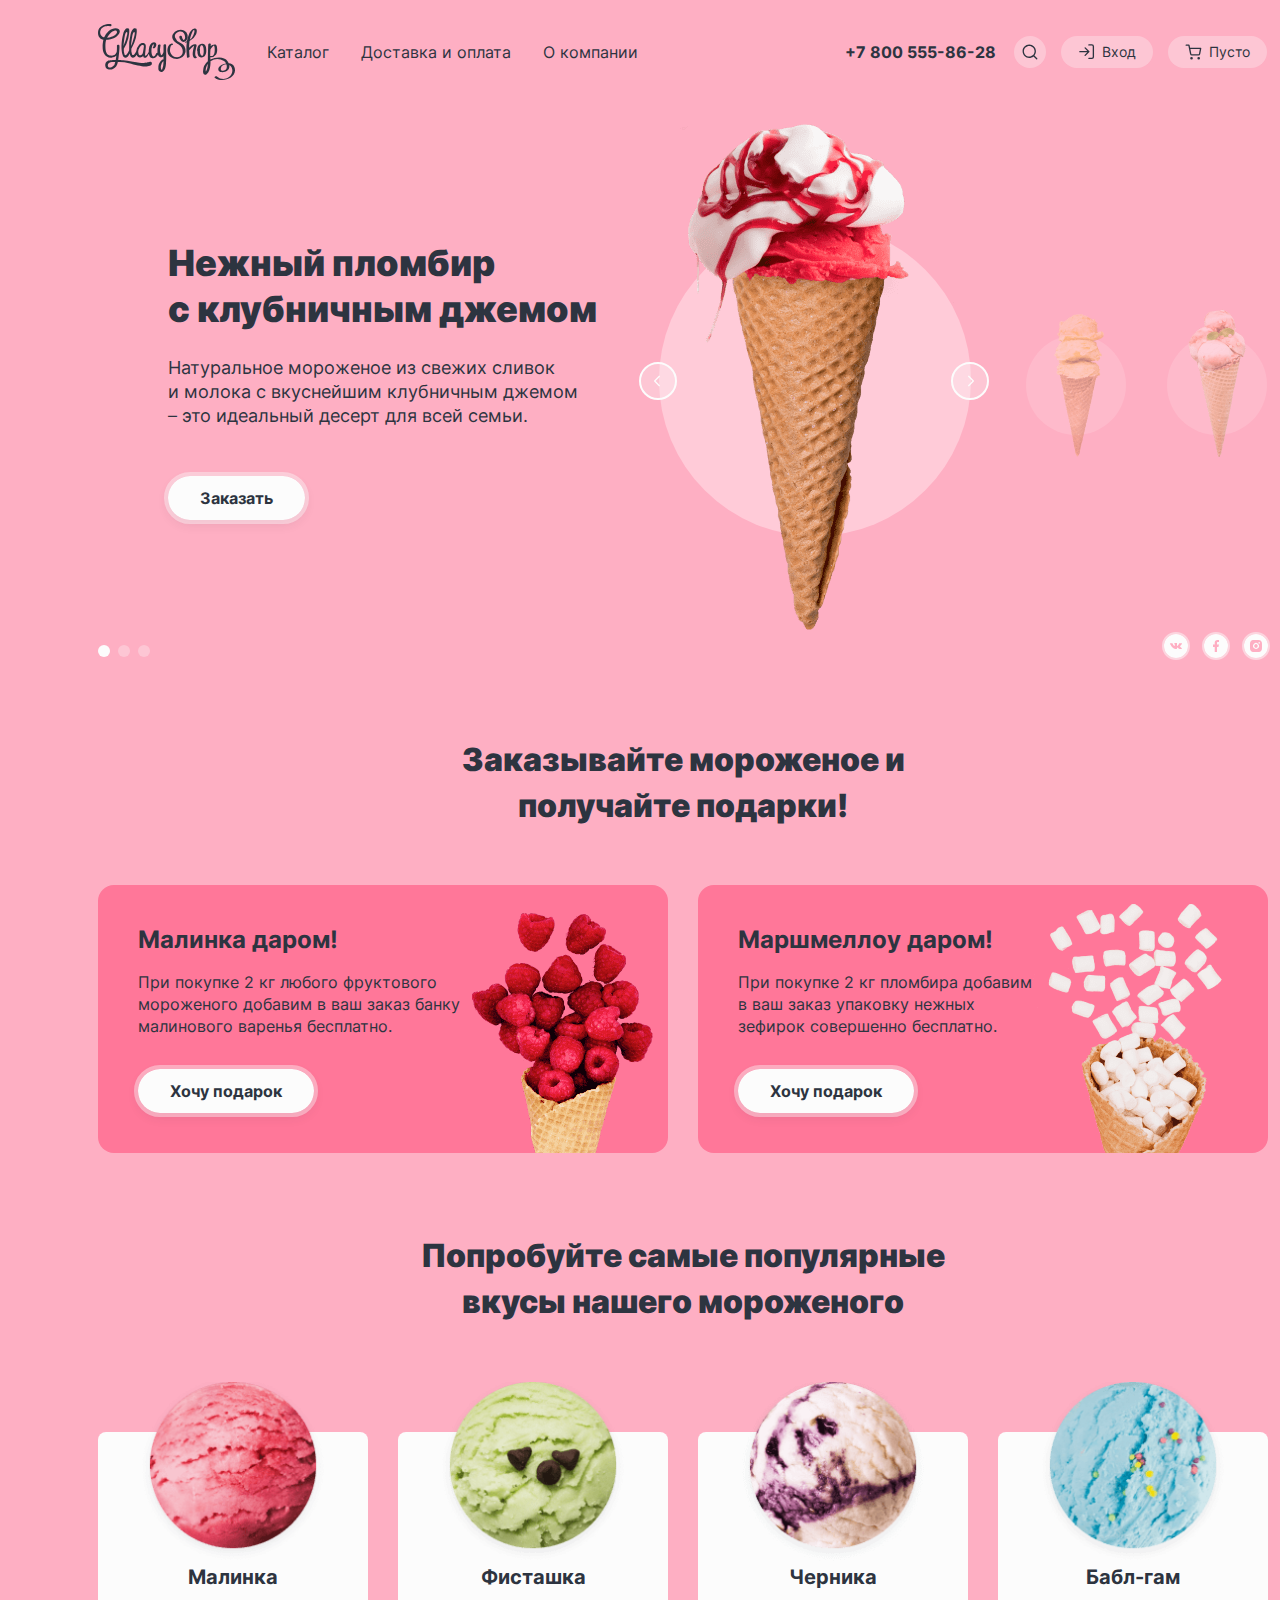
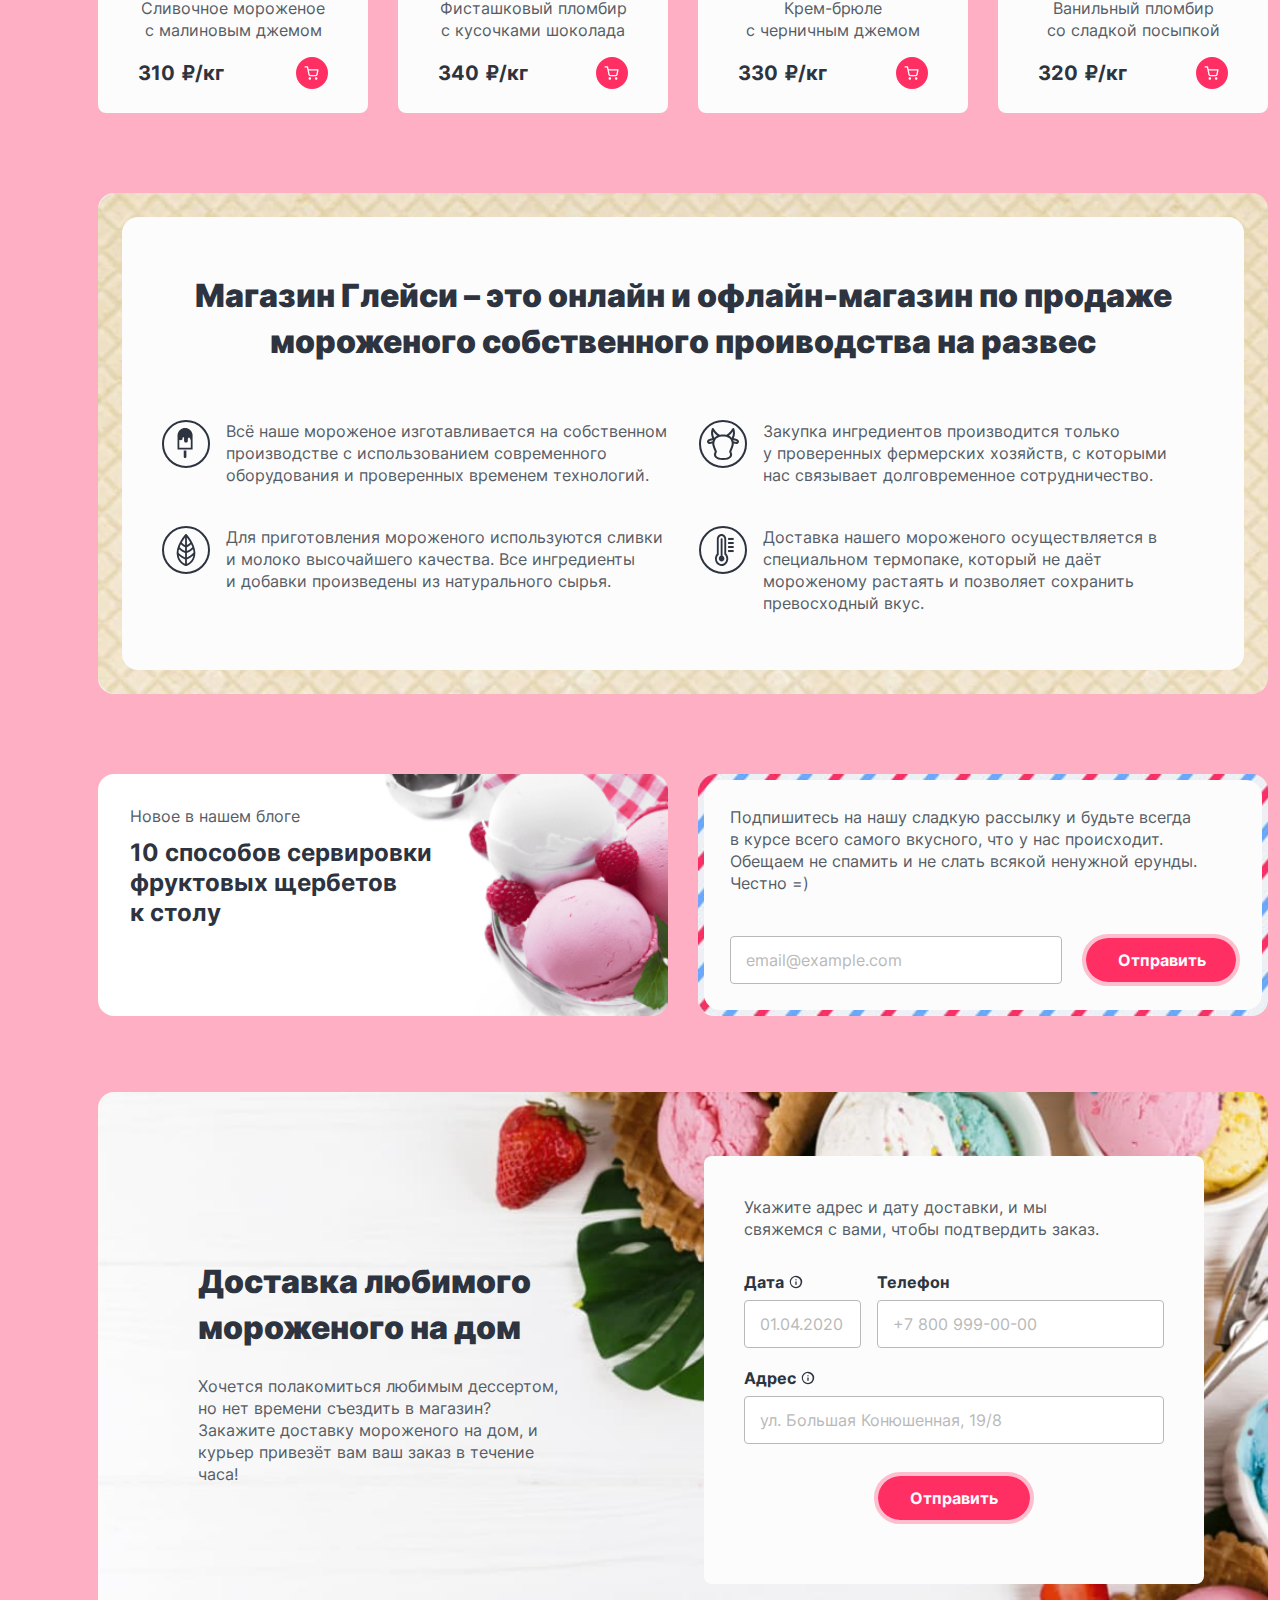
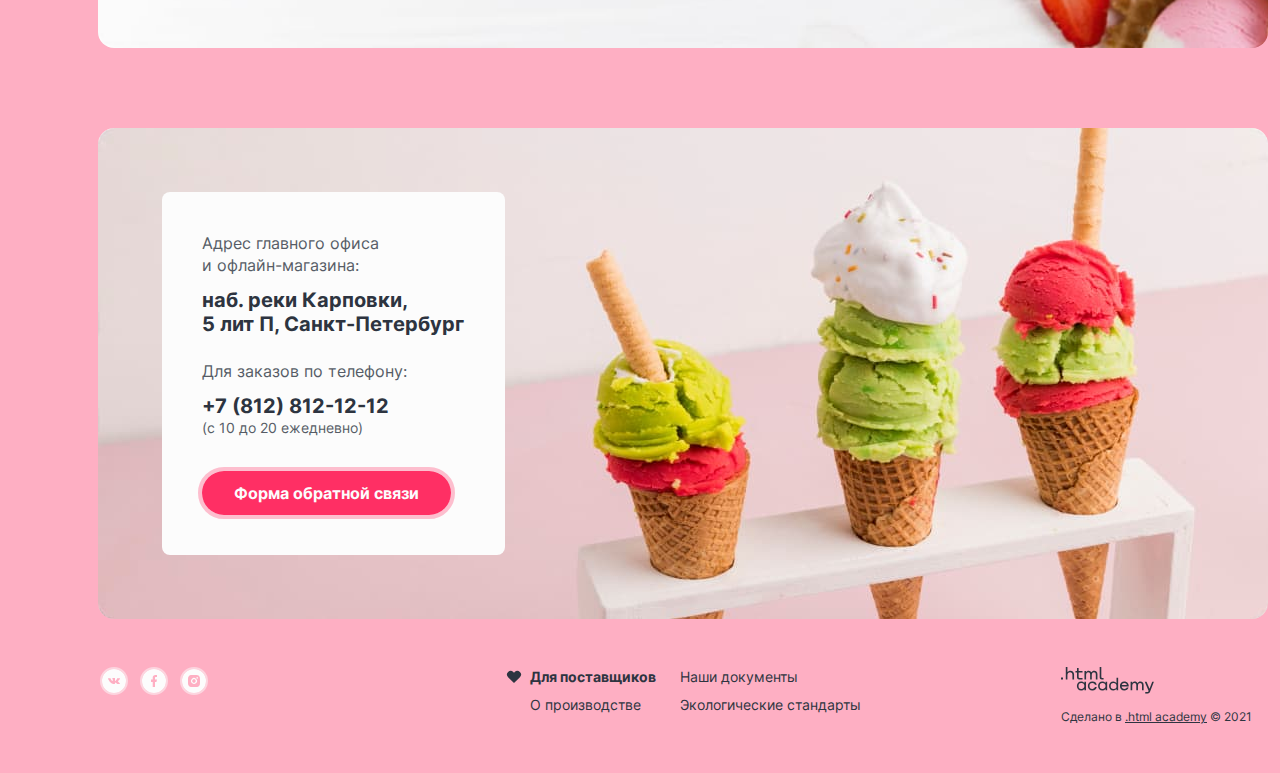
<file: index.html>
<!DOCTYPE html>
<html lang="ru">

<head>
  <meta charset="utf-8">
  <title>Gllacy Shop</title>
  <link rel="icon" type="image/png" sizes="32x32" href="images/favicon.png">
  <link rel="stylesheet" href="styles/styles.css">
</head>


<body>
  <header class="page-header">
    <div class="header-container">
      <a class="navigation-logo" href="index.html">
        <img class="icon-logo" src="images/icons/logo.svg" alt="Логотип магазин Gllacy Shop" width="137" height="56">
      </a>
      <nav class="navigation">
        <ul class="navigation-list">
          <li class="navigation-item  menu-pulldown">
            <a class="navigation-link" href="catalog.html">Каталог</a>
            <div class="top-menu-wrapper">
              <ul class="top-menu">
                <li class="top-menu-item top-menu-item-new">
                  <a class="top-menu-item-link new" href="#">Новинки</a>
                </li>
                <li class="top-menu-item">
                  <a class="top-menu-item-link" href="#">Сливочное</a>
                </li>
                <li class="top-menu-item">
                  <a class="top-menu-item-link" href="#">Щербеты</a>
                </li>
                <li class="top-menu-item">
                  <a class="top-menu-item-link" href="#">Фруктовый лед</a>
                </li>
                <li class="top-menu-item">
                  <a class="top-menu-item-link" href="#">Мелорин</a>
                </li>
              </ul>
            </div>
          </li>
          <li class="navigation-item">
            <a class="navigation-link" href="#">Доставка и оплата</a>
          </li>
          <li class="navigation-item">
            <a class="navigation-link" href="#">О компании</a>
          </li>
        </ul>
      </nav>
      <ul class="navigation-user-list">
        <li class="navigation-user-item">
          <a class="navigation-user-phone" href="tel:+78005558628">+7 800 555-86-28</a>
        </li>
        <li class="navigation-user-item">
          <a class="navigation-user-link navigation-user-link-search" href="#">
            <span class="visually-hidden">
              Поиск
            </span>
            <span class="navigation-icon">
              <svg aria-hidden="true" focusable="false" width="18" height="18" viewBox="0 0 18 18" fill="none"
                xmlns="http://www.w3.org/2000/svg">
                <path fill-rule="evenodd" clip-rule="evenodd"
                  d="M2.91286 8.24625C2.91286 5.30073 5.30068 2.91292 8.2462 2.91292C11.1917 2.91292 13.5795 5.30073 13.5795 8.24625C13.5795 9.68547 13.0095 10.9915 12.0828 11.951C12.0582 11.9695 12.0346 11.99 12.0123 12.0124C11.9899 12.0347 11.9694 12.0583 11.9509 12.0829C10.9915 13.0095 9.6854 13.5796 8.2462 13.5796C5.30068 13.5796 2.91286 11.1918 2.91286 8.24625ZM12.4653 13.4082C11.3161 14.3487 9.84703 14.9129 8.2462 14.9129C4.5643 14.9129 1.57953 11.9281 1.57953 8.24625C1.57953 4.56435 4.5643 1.57958 8.2462 1.57958C11.9281 1.57958 14.9129 4.56435 14.9129 8.24625C14.9129 9.84711 14.3486 11.3162 13.4081 12.4654L16.2176 15.2749C16.4779 15.5352 16.4779 15.9573 16.2176 16.2177C15.9572 16.478 15.5351 16.478 15.2748 16.2177L12.4653 13.4082Z"
                  fill="#2D3440" />
              </svg>
            </span>
          </a>
          <div class="popover-search">
            <h2 class="visually-hidden">Поиск по сайту</h2>
            <form class="search-form" action="https://echo.htmlacademy.ru" method="post">
              <p class="popover-form-field">
                <label class="visually-hidden" for="popover-search">Поиск по сайту</label>
                <input class="field-form popover-text field-form-search" id="popover-search" type="text" name="search"
                  placeholder="Поиск по сайту" required>
                <button type="reset" class="popover-cross">
                  <svg class="popover-cross-icon" width="16" height="16" viewBox="0 0 16 16" fill="none"
                    xmlns="http://www.w3.org/2000/svg">
                    <path fill-rule="evenodd" clip-rule="evenodd"
                      d="M12.803 4.13807C13.0634 3.87772 13.0634 3.45561 12.803 3.19526C12.5427 2.93491 12.1206 2.93491 11.8602 3.19526L7.99914 7.05633L4.13807 3.19526C3.87772 2.93491 3.45561 2.93491 3.19526 3.19526C2.93491 3.45561 2.93491 3.87772 3.19526 4.13807L7.05633 7.99914L3.19526 11.8602C2.93491 12.1206 2.93491 12.5427 3.19526 12.803C3.45561 13.0634 3.87772 13.0634 4.13807 12.803L7.99914 8.94195L11.8602 12.803C12.1206 13.0634 12.5427 13.0634 12.803 12.803C13.0634 12.5427 13.0634 12.1206 12.803 11.8602L8.94195 7.99914L12.803 4.13807Z" />
                  </svg>
                </button>
              </p>
            </form>
          </div>
        </li>
        <li class="navigation-user-item">
          <a class="navigation-user-link" href="#">
            <span class="navigation-icon">
              <svg aria-hidden="true" focusable="false" width="18" height="18" fill="none"
                xmlns="http://www.w3.org/2000/svg">
                <path fill-rule="evenodd" clip-rule="evenodd"
                  d="M10.2 1.88c0-.37.3-.67.68-.67h3a2.17 2.17 0 0 1 2.16 2.17v10.5a2.17 2.17 0 0 1-2.16 2.16h-3a.67.67 0 0 1 0-1.33h3a.83.83 0 0 0 .83-.84V3.38a.83.83 0 0 0-.84-.83h-3a.67.67 0 0 1-.66-.67ZM6.66 4.4a.67.67 0 0 1 .95 0l3.74 3.75a.66.66 0 0 1 0 .95L7.6 12.85a.67.67 0 1 1-.95-.95l2.62-2.6h-7.4a.67.67 0 0 1 0-1.34h7.4L6.65 5.35a.67.67 0 0 1 0-.95Z"
                  fill="#2D3440" />
              </svg>
            </span>Вход
          </a>
          <div class="popover-enter">
            <div class="popover-content">
              <h2 class="popover-title">Личный кабинет</h2>
              <form class="enter-form" action="https://echo.htmlacademy.ru" method="post">
                <p class="popover-form-field-email">
                  <label class="visually-hidden" for="user-email">электронная почта</label>
                  <input class="field-form popover-text" id="user-email" type="text" name="user-email"
                    placeholder="email@example.com" required>
                </p>
                <p class="popover-form-field-password">
                  <label class="visually-hidden" for="user-password">пароль</label>
                  <input class="field-form popover-text" type="password" id="user-password" name="user-password"
                    placeholder="Ваш пароль" required>
                </p>
                <div class="account-links">
                  <button class="subscription-button enter-button" type="submit">Войти</button>
                  <div class="wrapper-account-links">
                    <a class="user-form-recovery" href="#">Забыли пароль?</a>
                    <a class="user-registration" href="#">Регистрация</a>
                  </div>
                </div>
              </form>
            </div>
          </div>
        </li>
        <li class="navigation-user-item">
          <a class="navigation-user-link" href="#">
            <span class="visually-hidden">
              Корзина
            </span>
            <span class="navigation-icon">
              <svg aria-hidden="true" focusable="false" width="18" height="18" fill="none"
                xmlns="http://www.w3.org/2000/svg">
                <path fill-rule="evenodd" clip-rule="evenodd"
                  d="M1.31 1.49a.67.67 0 1 0 0 1.33h2.06l.54 2.7.01.05 1.1 5.44a1.97 1.97 0 0 0 1.96 1.6h6.32a1.97 1.97 0 0 0 1.96-1.6l1.05-5.47a.67.67 0 0 0-.66-.8H5.12l-.55-2.71a.67.67 0 0 0-.65-.54h-2.6Zm5.01 9.26L5.4 6.08h9.46l-.9 4.68a.64.64 0 0 1-.63.5H6.96a.64.64 0 0 1-.64-.5ZM5.21 15.2a1.32 1.32 0 1 1 2.64 0 1.32 1.32 0 0 1-2.64 0Zm7.17 0a1.32 1.32 0 1 1 2.64 0 1.32 1.32 0 0 1-2.64 0Z"
                  fill="#2D3440" />
              </svg>
            </span>
            Пусто
          </a>
          <div class="popover-basket-wrapper popover-basket-wrapper-empty">
            <div class="popover-empty">
              <span class="popover-empty-description">Ваша корзина пока пуста</span>
            </div>
          </div>
        </li>
      </ul>
    </div>
  </header>
  <main class="main-container main-index">
    <h1 class="visually-hidden">Магазин "Глейси"</h1>
    <div class="slider-block-wrapper">
      <div class="slider-block">
        <article class="promo-slider-box">
          <div class="promo-slider-item">
            <h2 class="promo-slider-title">Нежный пломбир<br> с клубничным джемом</h2>
            <p class="promo-slider-description">Натуральное мороженое из свежих сливок<br>и молока с вкуснейшим
              клубничным джемом – это идеальный десерт для всей семьи. </p>
            <a class="order-link" href="catalog.html">Заказать</a>
          </div>
          <div class="promo-slider-image">
            <div class="slider-image-parent-big">
              <img class="slider-image" src="images/slide/big-ice-jam.png" alt="Нежный пломбир с клубничным джемом"
                width="306" height="507" />
            </div>
            <div class="slider-image-parent-sub1">
              <img class="slider-image-sub1" src="images/slide/ice-banan.png" alt="Сливочное мороженое со вкусом банана"
                width="66" height="150">
            </div>
            <div class="slider-image-parent-sub2">
              <img class="slider-image-sub2" src="images/slide/ice-marshmallow.png"
                alt="Карамельный пломбир с маршмеллоу" width="66" height="150">
            </div>
          </div>
        </article>
        <article class="promo-slider-box  visually-hidden" >
          <div class="promo-slider-item">
            <h2 class="promo-slider-title">Сливочное мороженое со вкусом банана</h2>
            <p class="promo-slider-description">Сливочное мороженое с ярким банановым вкусом подарит вам свежесть и
              наслаждение даже в самый жаркий летний день. </p>
            <a class="order-link" href="catalog.html">Заказать</a>
          </div>
          <div class="promo-slider-image">
            <div class="slider-image-parent-big">
              <img class="slider-image" src="images/slide/big-ice-banan.png" alt="Сливочное мороженое со вкусом банана"
                width="306" height="507">
            </div>
            <div class="slider-image-parent-sub1">
              <img class="slider-image-sub1" src="images/slide/ice-marshmallow.png"
                alt="Карамельный пломбир с маршмеллоу" width="66" height="150">
            </div>
            <div class="slider-image-parent-sub2">
              <img class="slider-image-sub2" src="images/slide/ice-jam.png" alt="Нежный пломбир с клубничным джемом"
                width="66" height="150">
            </div>
          </div>
        </article>
        <article class="promo-slider-box visually-hidden">
          <div class="promo-slider-item">
            <h2 class="promo-slider-title">Карамельный пломбир<br>с маршмеллоу</h2>
            <p class="promo-slider-description">Необычный сладкий десерт с карамельным топпингом и кусочками зефира
              завоюет
              сердца сладкоежек всех возрастов.</p>
            <a class="order-link" href="catalog.html">Заказать</a>
          </div>
          <div class="promo-slider-image">
            <div class="slider-image-parent-big">
              <img class="slider-image" src="images/slide/big-ice-marshmallow.png"
                alt="Карамельный пломбир с маршмеллоу" width="306" height="507">
            </div>
            <div class="slider-image-parent-sub1">
              <img class="slider-image-sub1" src="images/slide/ice-jam.png" alt="Нежный пломбир с клубничным джемом"
                width="66" height="150">
            </div>
            <div class="slider-image-parent-sub2">
              <img class="slider-image-sub2" src="images/slide/ice-banan.png" alt="Сливочное мороженое со вкусом банана"
                width="66" height="150">
            </div>
          </div>
        </article>
        <div class="slider-controls">
          <button class="slider-button slider-prev" type="button">
            <span class="visually-hidden">Предыдущее фото</span>
            <span class="slider-button-prev">
              <svg class="icon-pagination" aria-hidden="true" focusable="false" width="16" height="16"
                viewBox="0 0 16 16" fill="none" xmlns="http://www.w3.org/2000/svg">
                <path fill-rule="evenodd" clip-rule="evenodd"
                  d="M9.8033 3.80521C10.063 3.54551 10.063 3.12446 9.8033 2.86476C9.54361 2.60506 9.12255 2.60506 8.86285 2.86476L4.19477 7.53284C3.93593 7.79168 3.93508 8.21081 4.19221 8.47071C4.19338 8.47189 4.19454 8.47307 4.19572 8.47424L8.8638 13.1423C9.12349 13.402 9.54455 13.402 9.80425 13.1423C10.0639 12.8826 10.0639 12.4616 9.80425 12.2019L5.60545 8.00307L9.8033 3.80521Z" />
              </svg>
            </span>
          </button>
          <button class="slider-button slider-next" type="button">
            <span class="visually-hidden">Следующее фото</span>
            <span class="slider-button-next">
              <svg class="icon-pagination" aria-hidden="true" focusable="false" width="16" height="16"
                viewBox="0 0 16 16" fill="none" xmlns="http://www.w3.org/2000/svg">
                <path fill-rule="evenodd" clip-rule="evenodd"
                  d="M7.13526 2.86476C6.87557 2.60506 6.45451 2.60506 6.19481 2.86476C5.93511 3.12446 5.93511 3.54551 6.19481 3.80521L10.3961 8.00649L6.19477 12.2078C5.93508 12.4675 5.93508 12.8886 6.19477 13.1483C6.45447 13.408 6.87553 13.408 7.13523 13.1483L11.8039 8.47955C11.8049 8.47861 11.8058 8.47767 11.8068 8.47672C12.0665 8.21702 12.0665 7.79597 11.8068 7.53627L7.13526 2.86476Z" />
              </svg>
            </span>
          </button>
        </div>
        <div class="pagination-social-box-wrapper">
          <ol class="slider-pagination">
            <li class="slider-pagination-item">
              <button class="slider-pagination-button slider-pagination-button-current" type="button">
                <span class="visually-hidden">1 фото</span>
              </button>
            </li>
            <li class="slider-pagination-item">
              <button class="slider-pagination-button" type="button">
                <span class="visually-hidden">2 фото</span>
              </button>
            </li>
            <li class="slider-pagination-item">
              <button class="slider-pagination-button" type="button">
                <span class="visually-hidden">3 фото</span>
              </button>
            </li>
          </ol>
          <div class="social-icon-box">
            <h2 class="visually-hidden">мы в социальных сетях</h2>
            <ul class="social-icon-list">
              <li class="social-icon-item">
                <a class="button social-icon-anchor" href="https://vk.com/htmlacademy">
                  <span class="visually-hidden">ВКонтакте</span>
                  <svg aria-hidden="true" focusable="false" width="24" height="24" fill="none"
                    xmlns="http://www.w3.org/2000/svg">
                    <path fill-rule="evenodd" clip-rule="evenodd"
                      d="M24 12a12 12 0 1 1-24 0 12 12 0 0 1 24 0Zm-11.41 2.97h-.72s-1.58.09-2.98-1.18C7.37 12.4 6.03 9.65 6.03 9.65s-.07-.18 0-.27c.1-.1.36-.1.36-.1l1.72-.01s.16.02.27.1c.1.05.15.17.15.17s.28.61.65 1.17c.71 1.08 1.05 1.32 1.29 1.2.35-.16.25-1.53.25-1.53s0-.5-.18-.71c-.14-.17-.41-.22-.53-.24-.1-.01.06-.2.26-.3.31-.13.86-.13 1.5-.13.5 0 .65.03.84.07.46.1.44.41.41 1.08l-.02.7v.18c-.01.34-.02.73.23.88.13.07.45 0 1.26-1.19.38-.56.66-1.23.66-1.23s.07-.12.16-.17c.1-.05.24-.04.24-.04h1.8s.54-.06.63.15c.1.23-.2.75-.94 1.61-.7.82-1.03 1.12-1 1.38.01.2.23.38.66.72.89.73 1.13 1.1 1.18 1.2l.01.01c.4.58-.44.62-.44.62l-1.6.02s-.34.06-.8-.2a3.94 3.94 0 0 1-.69-.6c-.33-.34-.65-.66-.91-.58-.45.12-.44.96-.44.96s0 .18-.1.28c-.1.1-.32.12-.32.12Z" />
                  </svg>
                </a>
              </li>
              <li class="social-icon-item">
                <a class="button social-icon-anchor" href="https://www.facebook.com/htmlacademy">
                  <span class="visually-hidden">Фейсбук</span>
                  <svg aria-hidden="true" focusable="false" width="24" height="24" fill="none"
                    xmlns="http://www.w3.org/2000/svg">
                    <path fill-rule="evenodd" clip-rule="evenodd"
                      d="M24 12a12 12 0 1 1-24 0 12 12 0 0 1 24 0Zm-9.57.9H13V18h-2.29v-5.1H9v-2.4h1.71V8.82c0-1.83 1.1-2.82 2.66-2.82.74 0 1.44.06 1.63.08V8.1h-.86C13 8.1 13 8.68 13 9.3v1.2h2l-.57 2.4Z" />
                  </svg>
                </a>
              </li>
              <li class="social-icon-item">
                <a class="button social-icon-anchor" href="https://www.instagram.com/htmlacademy">
                  <span class="visually-hidden">Интаграм</span>
                  <svg aria-hidden="true" focusable="false" width="24" height="24" fill="none"
                    xmlns="http://www.w3.org/2000/svg">
                    <path fill-rule="evenodd" clip-rule="evenodd"
                      d="M24 12a12 12 0 1 1-24 0 12 12 0 0 1 24 0Zm-9.53-5.96C13.83 6 13.63 6 12 6c-1.63 0-1.83 0-2.47.04-.64.03-1.08.13-1.46.28-.4.15-.76.38-1.06.69-.3.3-.54.66-.7 1.06-.14.38-.24.82-.27 1.46C6 10.17 6 10.37 6 12c0 1.63 0 1.83.04 2.47.03.64.13 1.08.28 1.46.15.4.38.76.69 1.06.3.3.66.54 1.06.7.38.14.82.24 1.46.27.64.03.84.04 2.47.04 1.63 0 1.83 0 2.47-.04a4.43 4.43 0 0 0 1.46-.28c.4-.15.76-.38 1.06-.69.3-.3.54-.66.7-1.06.14-.38.24-.82.27-1.46.03-.64.04-.84.04-2.47 0-1.63 0-1.83-.04-2.47a4.43 4.43 0 0 0-.28-1.46c-.15-.4-.38-.76-.69-1.06a2.93 2.93 0 0 0-1.06-.7 4.42 4.42 0 0 0-1.46-.27Zm-4.6 3.84a3 3 0 1 1 4.25 4.24 3 3 0 0 1-4.24-4.24Zm5.81-1.56a.75.75 0 1 1-1.06 1.06.75.75 0 0 1 1.06-1.06Zm-2.4 2.4a1.8 1.8 0 1 0-2.55 2.55 1.8 1.8 0 0 0 2.54-2.54Z" />
                  </svg>
                </a>
              </li>
            </ul>
          </div>
        </div>
      </div>
    </div>
    <div class="free-gifts-wrapper">
      <section class="free-gifts">
        <h2 class="free-gifts-title">Заказывайте мороженое и получайте подарки!</h2>
        <div class="free-gifts-box">
          <article class="free-gifts-article free-gifts-article-raspberry">
            <div class="free-gifts-text-box">
              <h3 class="free-gifts-article-title free-gifts-title-raspberry">Малинка даром!</h3>
              <p class="free-gifts-description-raspberry">При покупке 2 кг любого фруктового мороженого добавим в ваш
                заказ банку малинового варенья бесплатно.</p>
              <a class="order-link" href="#">Хочу подарок</a>
            </div>
          </article>
          <article class="free-gifts-article free-gifts-article-marshmallow">
            <div class="free-gifts-text-box">
              <h3 class="free-gifts-article-title free-gifts-title-marshmallow">Маршмеллоу даром!</h3>
              <p class="free-gifts-description-marshmallow">При покупке 2 кг пломбира добавим в ваш заказ упаковку
                нежных зефирок совершенно бесплатно.</p>
              <a class="order-link" href="#">Хочу подарок</a>
            </div>
          </article>
        </div>
      </section>
    </div>
    <div class="product-wrapper">
      <section class="product">
        <h2 class="product-title">Попробуйте самые популярные вкусы нашего мороженого</h2>
        <ul class="product-list">
          <li class="product-card color-primary-text">
            <a class="product-card-link" href="product.html">
              <img class="card-image" src="images/catalog/raspberry.png" alt="Шарик мороженого" width="192"
                height="184">
              <h3 class="card-title">Малинка</h3>
            </a>
            <p class="card-description">Сливочное мороженое с малиновым джемом</p>
            <div class="card-price-box">
              <span class="visually-hidden">
                Цена
              </span>
              <b class="card-price">310 ₽/кг</b>
              <a class="card-link" href="#">
                <span class="visually-hidden">
                  Купить
                </span>
                <span class="icon-basket-pink">
                  <svg class="icon-basket" aria-hidden="true" focusable="false" width="16" height="16"
                    viewBox="0 0 16 16" fill="none" xmlns="http://www.w3.org/2000/svg">
                    <path fill-rule="evenodd" clip-rule="evenodd"
                      d="M1.16667 1.25C0.798477 1.25 0.5 1.54848 0.5 1.91667C0.5 2.28486 0.798477 2.58333 1.16667 2.58333H2.93794L3.40537 4.91872C3.40821 4.93667 3.41176 4.95438 3.416 4.97182L4.38338 9.80515L4.3835 9.80571C4.46706 10.2257 4.69562 10.603 5.02921 10.8715C5.36111 11.1387 5.77595 11.2813 6.20183 11.2748H11.8225C12.2484 11.2813 12.6633 11.1387 12.9952 10.8715C13.3289 10.6029 13.5575 10.2254 13.641 9.80515L13.641 9.80515L13.642 9.80016L14.5691 4.93872C14.6063 4.74355 14.5545 4.54195 14.4279 4.38887C14.3012 4.23578 14.1129 4.14716 13.9142 4.14716H4.61072L4.1381 1.78583C4.07574 1.47426 3.80215 1.25 3.4844 1.25H1.16667ZM5.69098 9.54444L4.87759 5.4805H13.1084L12.3328 9.54736C12.31 9.65988 12.2485 9.7609 12.1591 9.83291C12.0691 9.90535 11.9565 9.94383 11.841 9.94162L11.841 9.94149H11.8282H6.19614V9.94137L6.18337 9.94162C6.06787 9.94383 5.95528 9.90535 5.8653 9.83291C5.77531 9.76048 5.71368 9.6587 5.69117 9.5454L5.69098 9.54444ZM4.55739 13.5054C4.55739 12.8175 5.1151 12.2597 5.80307 12.2597C6.49105 12.2597 7.04876 12.8175 7.04876 13.5054C7.04876 14.1934 6.49105 14.7511 5.80307 14.7511C5.1151 14.7511 4.55739 14.1934 4.55739 13.5054ZM10.9307 13.5054C10.9307 12.8175 11.4884 12.2597 12.1764 12.2597C12.8644 12.2597 13.4221 12.8175 13.4221 13.5054C13.4221 14.1934 12.8644 14.7511 12.1764 14.7511C11.4884 14.7511 10.9307 14.1934 10.9307 13.5054Z" />
                  </svg>
                </span>
              </a>
            </div>
          </li>
          <li class="product-card color-primary-text">
            <a class="product-card-link" href="product.html">
              <img class="card-image" src="images/catalog/pistachio.png" alt="Шарик мороженого" width="192"
                height="184">
              <h3 class="card-title">Фисташка</h3>
            </a>
            <p class="card-description">Фисташковый пломбир с кусочками шоколада</p>
            <div class="card-price-box">
              <span class="visually-hidden">
                Цена
              </span>
              <b class="card-price">340 ₽/кг</b>
              <a class="card-link" href="#">
                <span class="visually-hidden">
                  Купить
                </span>
                <span class="icon-basket-pink">
                  <svg class="icon-basket" aria-hidden="true" focusable="false" width="16" height="16"
                    viewBox="0 0 16 16" fill="none" xmlns="http://www.w3.org/2000/svg">
                    <path fill-rule="evenodd" clip-rule="evenodd"
                      d="M1.16667 1.25C0.798477 1.25 0.5 1.54848 0.5 1.91667C0.5 2.28486 0.798477 2.58333 1.16667 2.58333H2.93794L3.40537 4.91872C3.40821 4.93667 3.41176 4.95438 3.416 4.97182L4.38338 9.80515L4.3835 9.80571C4.46706 10.2257 4.69562 10.603 5.02921 10.8715C5.36111 11.1387 5.77595 11.2813 6.20183 11.2748H11.8225C12.2484 11.2813 12.6633 11.1387 12.9952 10.8715C13.3289 10.6029 13.5575 10.2254 13.641 9.80515L13.641 9.80515L13.642 9.80016L14.5691 4.93872C14.6063 4.74355 14.5545 4.54195 14.4279 4.38887C14.3012 4.23578 14.1129 4.14716 13.9142 4.14716H4.61072L4.1381 1.78583C4.07574 1.47426 3.80215 1.25 3.4844 1.25H1.16667ZM5.69098 9.54444L4.87759 5.4805H13.1084L12.3328 9.54736C12.31 9.65988 12.2485 9.7609 12.1591 9.83291C12.0691 9.90535 11.9565 9.94383 11.841 9.94162L11.841 9.94149H11.8282H6.19614V9.94137L6.18337 9.94162C6.06787 9.94383 5.95528 9.90535 5.8653 9.83291C5.77531 9.76048 5.71368 9.6587 5.69117 9.5454L5.69098 9.54444ZM4.55739 13.5054C4.55739 12.8175 5.1151 12.2597 5.80307 12.2597C6.49105 12.2597 7.04876 12.8175 7.04876 13.5054C7.04876 14.1934 6.49105 14.7511 5.80307 14.7511C5.1151 14.7511 4.55739 14.1934 4.55739 13.5054ZM10.9307 13.5054C10.9307 12.8175 11.4884 12.2597 12.1764 12.2597C12.8644 12.2597 13.4221 12.8175 13.4221 13.5054C13.4221 14.1934 12.8644 14.7511 12.1764 14.7511C11.4884 14.7511 10.9307 14.1934 10.9307 13.5054Z" />
                  </svg>
                </span>
              </a>
            </div>
          </li>
          <li class="product-card color-primary-text">
            <a class="product-card-link" href="product.html">
              <img class="card-image" src="images/catalog/blueberry.png" alt="Шарик мороженого" width="192"
                height="184">
              <h3 class="card-title">Черника</h3>
            </a>
            <p class="card-description">Крем-брюле<br> с черничным джемом</p>
            <div class="card-price-box">
              <span class="visually-hidden">
                Цена
              </span>
              <b class="card-price">330 ₽/кг</b>
              <a class="card-link" href="#">
                <span class="visually-hidden">
                  Купить
                </span>
                <span class="icon-basket-pink">
                  <svg class="icon-basket" aria-hidden="true" focusable="false" width="16" height="16"
                    viewBox="0 0 16 16" fill="none" xmlns="http://www.w3.org/2000/svg">
                    <path fill-rule="evenodd" clip-rule="evenodd"
                      d="M1.16667 1.25C0.798477 1.25 0.5 1.54848 0.5 1.91667C0.5 2.28486 0.798477 2.58333 1.16667 2.58333H2.93794L3.40537 4.91872C3.40821 4.93667 3.41176 4.95438 3.416 4.97182L4.38338 9.80515L4.3835 9.80571C4.46706 10.2257 4.69562 10.603 5.02921 10.8715C5.36111 11.1387 5.77595 11.2813 6.20183 11.2748H11.8225C12.2484 11.2813 12.6633 11.1387 12.9952 10.8715C13.3289 10.6029 13.5575 10.2254 13.641 9.80515L13.641 9.80515L13.642 9.80016L14.5691 4.93872C14.6063 4.74355 14.5545 4.54195 14.4279 4.38887C14.3012 4.23578 14.1129 4.14716 13.9142 4.14716H4.61072L4.1381 1.78583C4.07574 1.47426 3.80215 1.25 3.4844 1.25H1.16667ZM5.69098 9.54444L4.87759 5.4805H13.1084L12.3328 9.54736C12.31 9.65988 12.2485 9.7609 12.1591 9.83291C12.0691 9.90535 11.9565 9.94383 11.841 9.94162L11.841 9.94149H11.8282H6.19614V9.94137L6.18337 9.94162C6.06787 9.94383 5.95528 9.90535 5.8653 9.83291C5.77531 9.76048 5.71368 9.6587 5.69117 9.5454L5.69098 9.54444ZM4.55739 13.5054C4.55739 12.8175 5.1151 12.2597 5.80307 12.2597C6.49105 12.2597 7.04876 12.8175 7.04876 13.5054C7.04876 14.1934 6.49105 14.7511 5.80307 14.7511C5.1151 14.7511 4.55739 14.1934 4.55739 13.5054ZM10.9307 13.5054C10.9307 12.8175 11.4884 12.2597 12.1764 12.2597C12.8644 12.2597 13.4221 12.8175 13.4221 13.5054C13.4221 14.1934 12.8644 14.7511 12.1764 14.7511C11.4884 14.7511 10.9307 14.1934 10.9307 13.5054Z" />
                  </svg>
                </span>
              </a>
            </div>
          </li>
          <li class="product-card color-primary-text">
            <a class="product-card-link" href="product.html">
              <img class="card-image" src="images/catalog/bubblegum.png" alt="Шарик мороженого" width="192"
                height="184">
              <h3 class="card-title">Бабл-гам</h3>
            </a>
            <p class="card-description">Ванильный пломбир<br> со сладкой посыпкой</p>
            <div class="card-price-box">
              <span class="visually-hidden">
                Цена
              </span>
              <b class="card-price">320 ₽/кг</b>
              <a class="card-link" href="#">
                <span class="visually-hidden">
                  Купить
                </span>
                <span class="icon-basket-pink">
                  <svg class="icon-basket" aria-hidden="true" focusable="false" width="16" height="16"
                    viewBox="0 0 16 16" fill="none" xmlns="http://www.w3.org/2000/svg">
                    <path fill-rule="evenodd" clip-rule="evenodd"
                      d="M1.16667 1.25C0.798477 1.25 0.5 1.54848 0.5 1.91667C0.5 2.28486 0.798477 2.58333 1.16667 2.58333H2.93794L3.40537 4.91872C3.40821 4.93667 3.41176 4.95438 3.416 4.97182L4.38338 9.80515L4.3835 9.80571C4.46706 10.2257 4.69562 10.603 5.02921 10.8715C5.36111 11.1387 5.77595 11.2813 6.20183 11.2748H11.8225C12.2484 11.2813 12.6633 11.1387 12.9952 10.8715C13.3289 10.6029 13.5575 10.2254 13.641 9.80515L13.641 9.80515L13.642 9.80016L14.5691 4.93872C14.6063 4.74355 14.5545 4.54195 14.4279 4.38887C14.3012 4.23578 14.1129 4.14716 13.9142 4.14716H4.61072L4.1381 1.78583C4.07574 1.47426 3.80215 1.25 3.4844 1.25H1.16667ZM5.69098 9.54444L4.87759 5.4805H13.1084L12.3328 9.54736C12.31 9.65988 12.2485 9.7609 12.1591 9.83291C12.0691 9.90535 11.9565 9.94383 11.841 9.94162L11.841 9.94149H11.8282H6.19614V9.94137L6.18337 9.94162C6.06787 9.94383 5.95528 9.90535 5.8653 9.83291C5.77531 9.76048 5.71368 9.6587 5.69117 9.5454L5.69098 9.54444ZM4.55739 13.5054C4.55739 12.8175 5.1151 12.2597 5.80307 12.2597C6.49105 12.2597 7.04876 12.8175 7.04876 13.5054C7.04876 14.1934 6.49105 14.7511 5.80307 14.7511C5.1151 14.7511 4.55739 14.1934 4.55739 13.5054ZM10.9307 13.5054C10.9307 12.8175 11.4884 12.2597 12.1764 12.2597C12.8644 12.2597 13.4221 12.8175 13.4221 13.5054C13.4221 14.1934 12.8644 14.7511 12.1764 14.7511C11.4884 14.7511 10.9307 14.1934 10.9307 13.5054Z" />
                  </svg>
                </span>
              </a>
            </div>
          </li>
        </ul>
      </section>
    </div>
    <div class="advantages-wrapper">
      <article class="advantages">
        <div class="advantages-box">
          <h2 class="advantages-title">Магазин Глейси – это онлайн и офлайн-магазин по продаже мороженого собственного
            проиводства на развес</h2>
          <ul class="advantages-list color-primary-text">
            <li class="advantages-item">
              <span class="advantages-icon-ice advantages-icon-circle">
                <svg aria-hidden="true" focusable="false" width="34" height="34" viewBox="0 0 34 34" fill="none"
                  xmlns="http://www.w3.org/2000/svg">
                  <path
                    d="M16 0C14.042 0.00226696 12.1526 0.721694 10.689 2.02231C9.22536 3.32294 8.28885 5.11465 8.05647 7.05882H8V22.9459H24V7.05882H23.9435C23.7111 5.11465 22.7746 3.32294 21.311 2.02231C19.8474 0.721694 17.958 0.00226696 16 0ZM22.1176 21.0635H9.88235V12.3859C10.0569 12.5964 10.2801 12.7612 10.5326 12.8662C10.7851 12.9711 11.0594 13.013 11.3318 12.9882C12.5459 12.9882 13.3365 12.3106 13.3365 11.4541V10.6353C13.3242 10.5223 13.3359 10.408 13.3708 10.2998C13.4057 10.1917 13.4629 10.0921 13.5388 10.0075C13.6147 9.92291 13.7076 9.85527 13.8114 9.80897C13.9152 9.76266 14.0275 9.73873 14.1412 9.73873C14.2548 9.73873 14.3672 9.76266 14.471 9.80897C14.5748 9.85527 14.6676 9.92291 14.7435 10.0075C14.8195 10.0921 14.8767 10.1917 14.9116 10.2998C14.9464 10.408 14.9581 10.5223 14.9459 10.6353V13.7318C14.949 13.9809 15.0049 14.2266 15.1101 14.4525C15.2152 14.6784 15.3671 14.8794 15.5557 15.0422C15.7443 15.205 15.9654 15.326 16.2042 15.397C16.443 15.468 16.6942 15.4875 16.9412 15.4541C17.1822 15.4885 17.4278 15.4721 17.6622 15.4062C17.8966 15.3402 18.1146 15.2261 18.3024 15.0711C18.4902 14.9161 18.6436 14.7236 18.7528 14.5059C18.8619 14.2883 18.9245 14.0503 18.9365 13.8071V11.7271C18.9213 11.5516 18.9428 11.375 18.9996 11.2083C19.0563 11.0417 19.1471 10.8886 19.2661 10.7589C19.3851 10.6291 19.5298 10.5255 19.691 10.4547C19.8521 10.3838 20.0263 10.3472 20.2024 10.3472C20.3784 10.3472 20.5526 10.3838 20.7137 10.4547C20.8749 10.5255 21.0196 10.6291 21.1386 10.7589C21.2576 10.8886 21.3484 11.0417 21.4052 11.2083C21.4619 11.375 21.4834 11.5516 21.4682 11.7271C21.4651 11.7552 21.4651 11.7836 21.4682 11.8118C21.492 11.994 21.5626 12.1669 21.6731 12.3137C21.7836 12.4605 21.9303 12.5762 22.0988 12.6494V21.12L22.1176 21.0635Z"
                    fill="#2D3440" />
                  <path
                    d="M14.5882 30.5882C14.5882 30.9627 14.737 31.3217 15.0017 31.5865C15.2665 31.8513 15.6256 32 16 32C16.3744 32 16.7335 31.8513 16.9983 31.5865C17.263 31.3217 17.4118 30.9627 17.4118 30.5882V23.8871H14.5882V30.5882Z"
                    fill="#2D3440" />
                </svg>
              </span>
              <p class="advantages-description">Всё наше мороженое изготавливается на собственном производстве с
                использованием современного оборудования и проверенных временем технологий.</p>
            </li>
            <li class="advantages-item">
              <span class="advantages-icon-cow advantages-icon-circle">
                <svg aria-hidden="true" focusable="false" width="32" height="32" viewBox="0 0 32 32" fill="none"
                  xmlns="http://www.w3.org/2000/svg">
                  <path
                    d="M26.749 10.2868C27.474 8.80266 27.8877 7.19428 27.9663 5.55457C28.0449 3.91487 27.7868 2.27635 27.2069 0.733729C27.1454 0.545774 27.0283 0.379397 26.8701 0.255243C26.7118 0.131088 26.5193 0.0546191 26.3165 0.0353232C26.1138 0.0160272 25.9096 0.0547534 25.7293 0.146697C25.5491 0.238641 25.4007 0.379756 25.3026 0.552534C23.9811 2.83761 21.1404 6.52192 19.0593 6.69304H18.9656C18.0088 6.51104 17.0374 6.40999 16.0624 6.39105C15.084 6.40976 14.1092 6.51081 13.1489 6.69304H13.076C10.9949 6.53198 8.11254 2.84768 6.78062 0.5626C6.68772 0.379765 6.53967 0.228499 6.35602 0.128794C6.17237 0.0290884 5.96177 -0.0143639 5.75205 0.00417911C5.54233 0.0227221 5.34337 0.102388 5.18144 0.232648C5.01952 0.362908 4.90227 0.537632 4.84517 0.733729C4.25518 2.27092 3.98722 3.90631 4.05689 5.54466C4.12656 7.183 4.53247 8.79157 5.25099 10.2767C3.44041 10.4981 1.14077 11.0619 0.308319 12.4812C0.106372 12.8176 0 13.1996 0 13.5885C0 13.9775 0.106372 14.3595 0.308319 14.6958C0.546685 15.1071 0.901469 15.444 1.33096 15.6669C1.76045 15.8898 2.2468 15.9895 2.73283 15.9541C3.595 15.9371 4.44736 15.7735 5.25099 15.471C5.24385 16.0141 5.28914 16.5567 5.38626 17.0916C5.85074 18.8799 6.4596 20.6301 7.20725 22.3262C7.40495 22.7993 7.62347 23.3328 7.73793 23.6549C7.39611 24.4629 7.12801 25.2982 6.9367 26.1514C6.88729 26.7542 6.96512 27.3605 7.16547 27.9333C7.36582 28.5061 7.6845 29.0335 8.10213 29.4834C9.61095 31.1544 12.2644 32 16.0312 32C19.7981 32 22.4619 31.1544 23.9603 29.4834C24.38 29.0348 24.7 28.5076 24.9005 27.9344C25.1009 27.3613 25.1776 26.7544 25.1257 26.1514C24.9379 25.2985 24.6733 24.4632 24.3349 23.6549C24.4494 23.3328 24.6679 22.8094 24.8552 22.3262C25.6107 20.633 26.2198 18.8822 26.6762 17.0916C26.7812 16.5576 26.83 16.0146 26.8218 15.471C27.5992 15.7646 28.4226 15.928 29.2568 15.9541C29.7441 15.989 30.2317 15.8892 30.6628 15.6664C31.0938 15.4437 31.4506 15.1071 31.6917 14.6958C31.8936 14.3595 32 13.9775 32 13.5885C32 13.1996 31.8936 12.8176 31.6917 12.4812C30.8696 11.1122 28.57 10.5082 26.749 10.2868ZM25.7605 3.60266C26.1358 5.70773 25.7693 7.87373 24.7199 9.75323C24.4591 9.44688 24.1812 9.15452 23.8875 8.87745C23.2994 8.35447 22.6284 7.92623 21.9 7.60909C23.4008 6.48278 24.7043 5.12998 25.7605 3.60266ZM6.29155 3.60266C7.33719 5.14061 8.63803 6.50107 10.1416 7.62922C9.41452 7.93761 8.74889 8.3669 8.17497 8.89759C7.87702 9.17376 7.59561 9.46616 7.33211 9.77337C6.2796 7.8876 5.91311 5.71424 6.29155 3.60266ZM2.19174 13.7295C2.09809 13.5684 2.1293 13.5181 2.19174 13.4778C2.43107 13.0852 3.63812 12.4712 5.94817 12.2396C5.8337 12.5316 5.72965 12.8235 5.636 13.1255C4.28327 13.7999 2.47269 14.2227 2.19174 13.7295ZM24.6263 16.7494C24.1904 18.4019 23.627 20.0204 22.9405 21.5913C22.6688 22.2068 22.4291 22.835 22.2226 23.4738L22.1601 23.7858L22.2746 24.0677C22.6037 24.8353 22.8716 25.6261 23.0758 26.4333C23.0868 26.7508 23.0327 27.0673 22.9166 27.3644C22.8006 27.6616 22.6248 27.9336 22.3995 28.1647C21.6503 29.0002 19.9437 29.9867 16.0416 29.9867C12.1395 29.9867 10.433 28.9801 9.68379 28.1647C9.23452 27.6944 8.99197 27.0735 9.00742 26.4333C9.21588 25.6261 9.4872 24.8353 9.81906 24.0677L9.93352 23.7858L9.86068 23.4738C9.66532 22.8294 9.42901 22.1974 9.1531 21.5813C8.4547 20.0024 7.88414 18.3735 7.44658 16.7091C7.24813 15.5489 7.34533 14.3593 7.72975 13.2436C8.11417 12.128 8.7742 11.1199 9.65257 10.3069C11.2238 8.77679 14.7825 8.43453 16.0208 8.42447C17.2591 8.4144 20.745 8.76673 22.4099 10.327C23.2936 11.1323 23.9582 12.1361 24.3449 13.2494C24.7315 14.3626 24.8281 15.551 24.6263 16.7091V16.7494ZM29.8291 13.7295C29.5585 14.2127 27.7479 13.7999 26.4576 13.1355C26.3744 12.8336 26.2703 12.5416 26.1559 12.2396C28.4451 12.4712 29.6418 13.0852 29.8707 13.4778C29.9227 13.5181 29.9435 13.5684 29.8499 13.7295H29.8291Z"
                    fill="#2D3440" />
                </svg>
              </span>
              <p class="advantages-description">Закупка ингредиентов производится только<br>у проверенных фермерских
                хозяйств, с которыми<br>нас связывает долговременное сотрудничество.</p>
            </li>
            <li class="advantages-item">
              <span class="advantages-icon-leaf advantages-icon-circle">
                <svg aria-hidden="true" focusable="false" width="32" height="32" viewBox="0 0 32 32" fill="none"
                  xmlns="http://www.w3.org/2000/svg">
                  <path
                    d="M25.3243 18.4851C24.9176 9.40971 17.0094 0.620945 16.6569 0.238825C16.6569 0.238825 16.6569 0.238825 16.6118 0.238825L16.5033 0.114636L16.3858 0.038212H15.8797L15.708 0H15.6628L15.5001 0.114636L15.4007 0.200613C15.4007 0.200613 15.4007 0.200613 15.3555 0.200613C15.003 0.620945 7.09482 9.41926 6.67004 18.4851C6.66555 18.5518 6.66555 18.6189 6.67004 18.6857C6.67004 19.0296 6.67004 19.3735 6.67004 19.7269C7.01348 29.5665 15.708 31.9739 15.7803 31.993H16.0062C16.0813 32.0023 16.1571 32.0023 16.2322 31.993C16.3135 31.993 24.9989 29.5188 25.3333 19.7269C25.3333 19.3735 25.3333 19.0296 25.3333 18.6857C25.3333 18.6188 25.3243 18.5519 25.3243 18.4851ZM9.05605 15.132C10.8613 16.772 12.9024 18.0974 15.1024 19.0582V23.4049C12.8881 22.2489 9.48083 20.195 8.47763 18.3895C8.55902 17.2871 8.74369 16.1959 9.02894 15.132H9.05605ZM10.8636 10.2599C12.0457 11.5651 13.4961 12.5653 15.1024 13.1831V16.947C13.083 16.0461 11.2431 14.7496 9.67967 13.1258C10.0235 12.1479 10.4188 11.1912 10.8636 10.2599ZM22.3508 13.1258C20.7881 14.7505 18.948 16.0471 16.9281 16.947V13.1831C18.5215 12.5601 19.959 11.5602 21.1307 10.2599C21.5866 11.1779 21.994 12.1219 22.3508 13.0876V13.1258ZM16.9281 11.1579V3.5155C18.136 5.08129 19.2383 6.73485 20.2269 8.46396C19.3552 9.6354 18.2129 10.55 16.91 11.1197L16.9281 11.1579ZM16.9281 23.424V19.0582C19.1365 18.106 21.1868 16.787 23.0016 15.1511C23.2784 16.219 23.454 17.3135 23.5258 18.4182C22.5316 20.195 19.1243 22.2394 16.91 23.3857L16.9281 23.424ZM15.1205 11.1579C13.8116 10.5809 12.6681 9.65222 11.8036 8.46396C12.7904 6.71844 13.8928 5.04887 15.1024 3.46774L15.1205 11.1579ZM8.66742 21.4083C10.6441 23.05 12.8055 24.4265 15.1024 25.5065V29.7098C13.4593 29.0042 12.0095 27.8747 10.8855 26.4246C9.7614 24.9745 8.99886 23.2499 8.66742 21.4083ZM16.91 29.7194V25.497C19.2088 24.4248 21.3707 23.0511 23.345 21.4083C23.0276 23.2569 22.2704 24.9898 21.1447 26.4437C20.0189 27.8977 18.5616 29.025 16.91 29.7194Z"
                    fill="#2D3440" />
                </svg>
              </span>
              <p class="advantages-description">Для приготовления мороженого используются сливки и молоко высочайшего
                качества. Все ингредиенты<br>и добавки произведены из натурального сырья.</p>
            </li>
            <li class="advantages-item">
              <span class="advantages-icon-thermometer advantages-icon-circle">
                <svg aria-hidden="true" focusable="false" width="32" height="32" viewBox="0 0 32 32" fill="none"
                  xmlns="http://www.w3.org/2000/svg">
                  <path
                    d="M19.1889 5.06946C19.1889 3.72496 18.6972 2.43552 17.8221 1.48481C16.9469 0.534102 15.7599 0 14.5222 0C13.2846 0 12.0976 0.534102 11.2224 1.48481C10.3473 2.43552 9.85559 3.72496 9.85559 5.06946V19.8243C8.65922 21.1507 7.99251 22.936 8.00006 24.793C7.99686 25.9823 8.26542 27.1538 8.78166 28.2026C9.29791 29.2514 10.0457 30.1445 10.958 30.802C11.8702 31.4595 12.9185 31.8607 14.0086 31.9697C15.0988 32.0788 16.1969 31.8921 17.2043 31.4266C18.2117 30.9611 19.097 30.2312 19.7809 29.3025C20.4647 28.3737 20.9256 27.2751 21.1223 26.1052C21.319 24.9352 21.2453 23.7306 20.9079 22.5992C20.5704 21.4678 19.9798 20.4451 19.1889 19.6228V5.06946ZM19.3559 24.793C19.3653 25.6725 19.1676 26.5399 18.7815 27.3131C18.3955 28.0862 17.834 28.7393 17.1503 29.2104C16.4665 29.6814 15.6833 29.9549 14.875 30.0047C14.0667 30.0544 13.26 29.879 12.5317 29.4949C11.8033 29.1108 11.1774 28.5308 10.7134 27.8101C10.2494 27.0893 9.96267 26.2517 9.88046 25.3767C9.79825 24.5017 9.92328 23.6185 10.2437 22.8107C10.5641 22.003 11.0692 21.2976 11.7111 20.7616V5.06946C11.7111 4.25955 12.0073 3.48281 12.5345 2.91012C13.0617 2.33743 13.7767 2.01569 14.5222 2.01569C15.2678 2.01569 15.9828 2.33743 16.51 2.91012C17.0372 3.48281 17.3334 4.25955 17.3334 5.06946V20.5701C17.9595 21.0441 18.4706 21.6758 18.8228 22.4113C19.1751 23.1467 19.358 23.964 19.3559 24.793Z"
                    fill="#2D3440" />
                  <path
                    d="M15.5335 21.6384V5.14001C15.5335 4.87271 15.4358 4.61637 15.2618 4.42736C15.0878 4.23835 14.8518 4.13217 14.6057 4.13217C14.3597 4.13217 14.1237 4.23835 13.9497 4.42736C13.7757 4.61637 13.678 4.87271 13.678 5.14001V21.6384C13.059 21.8762 12.5372 22.344 12.205 22.9592C11.8728 23.5744 11.7515 24.2974 11.8625 25.0003C11.9736 25.7033 12.3098 26.341 12.8118 26.8007C13.3137 27.2605 13.9492 27.5126 14.6057 27.5126C15.2623 27.5126 15.8977 27.2605 16.3997 26.8007C16.9017 26.341 17.2379 25.7033 17.3489 25.0003C17.46 24.2974 17.3387 23.5744 17.0065 22.9592C16.6742 22.344 16.1525 21.8762 15.5335 21.6384Z"
                    fill="#2D3440" />
                  <path d="M26.6667 3.94068H21.1001V5.95637H26.6667V3.94068Z" fill="#2D3440" />
                  <path d="M26.6667 7.97206H21.1001V9.98775H26.6667V7.97206Z" fill="#2D3440" />
                  <path d="M26.6667 12.0034H21.1001V14.0191H26.6667V12.0034Z" fill="#2D3440" />
                  <path d="M26.6667 16.0348H21.1001V18.0505H26.6667V16.0348Z" fill="#2D3440" />
                </svg>
              </span>
              <p class="advantages-description">Доставка нашего мороженого осуществляется в специальном термопаке,
                который не даёт мороженому растаять и позволяет сохранить превосходный вкус.</p>
            </li>
          </ul>
        </div>
      </article>
    </div>
    <div class="new-article-subscription-box-wrapper">
      <div class="new-article-subscription-box">
        <article class="new-article">
          <h2 class="new-article-title color-primary-text">Новое в нашем блоге</h2>
          <a class="new-article-link" href="#">10 способов сервировки фруктовых щербетов<br> к столу</a>
        </article>
        <section class="subscription">
          <div class="subscription-box">
            <h2 class="visually-hidden">Подписаться на рассылку</h2>
            <p class="subscription-description color-primary-text">Подпишитесь на нашу сладкую рассылку и будьте
              всегда<br>
              в курсе всего самого вкусного, что у нас происходит. Обещаем не спамить и не слать всякой ненужной ерунды.
              Честно =)</p>
            <form class="subscription-form" action="https://echo.htmlacademy.ru" method="post">
              <p class="subscription-email-box">
                <label class="visually-hidden" for="subscription-email"></label>
                <input class="field-form email-field" id="subscription-email" type="text" name="subscription-form-email"
                  placeholder="email@example.com" required>
              </p>
              <button class="subscription-button" type="submit">Отправить</button>
            </form>
          </div>
        </section>
      </div>
    </div>
    <div class="delivery-wrapper">
      <section class="delivery">
        <div class="delivery-description-box">
          <h2 class="delivery-title">Доставка любимого мороженого на дом</h2>
          <p class="delivery-description color-primary-text">Хочется полакомиться любимым дессертом, но нет времени
            съездить в магазин? Закажите доставку мороженого на дом, и курьер привезёт вам ваш заказ в течение часа!</p>
        </div>
        <form class="delivery-form" action="https://echo.htmlacademy.ru" method="post">
          <p class="delivery-form-description color-primary-text">Укажите адрес и дату доставки, и мы свяжемся с вами,
            чтобы подтвердить
            заказ.</p>
          <div class="delivery-form-box">
            <p class="field-group delivery-form-date">
              <span class="form-label form-label-icon">
                <label class="delivery-date-text" for="delivery-date">Дата</label>
                <button class="info" type="button">
                  <span class="visually-hidden">Посмотреть дополнительную информацию</span>
                  <img class="icon-info" src="images/icons/hidden-info.svg"
                    alt="иконка Посмотреть дополнительную информацию" width="14" height="14">
                </button>
                <span class="tooltip">Введите&nbsp;желаемую дату</span>
              </span>
              <input class="delivery-date field-form" id="delivery-date" type="text" name="delivery-date"
                placeholder="01.04.2020">
            </p>
            <p class="field-group delivery-form-phone">
              <label class="delivery-phone-text" for="delivery-phone">Телефон</label>
              <input class="delivery-phone field-form" id="delivery-phone" type="text" name="delivery-phone"
                placeholder="+7 800 999-00-00" required>
            </p>
            <p class="field-group delivery-form-address">
              <span class="form-label form-label-icon">
                <label class="delivery-address-text" for="delivery-address">Адрес</label>
                <button class="info" type="button">
                  <span class="visually-hidden">Посмотреть дополнительную информацию</span>
                  <img class="icon-info" src="images/icons/hidden-info.svg"
                    alt="иконка Посмотреть дополнительную информацию" width="14" height="14">
                </button>
                <span class="tooltip">Введите&nbsp;название улицы,&nbsp;дома&nbsp;и&nbsp;квартиры</span>
              </span>
              <input class="delivery-form-address field-form" id="delivery-address" type="text" name="delivery-address"
                placeholder="ул. Большая Конюшенная, 19/8">
            </p>
            <button class="subscription-button" type="submit">Отправить</button>
          </div>
        </form>
      </section>
    </div>
    <div class="contacts-wrapper">
      <article class="contacts">
        <h2 class="visually-hidden">Контакты</h2>
        <div class="contacts-box">
          <address class="contacts-address">
            <p class="contacts-address-title color-primary-text">Адрес главного офиса и офлайн-магазина:</p>
            <p class="contacts-address-text">наб. реки Карповки, 5&nbsp;лит&nbsp;П, Санкт-Петербург</p>
          </address>
          <h3 class="contacts-phone-title color-primary-text">Для заказов по телефону:</h3>
          <a class="contacts-phone" href="tel:+78128121212">+7 (812) 812-12-12</a>
          <h3 class="visually-hidden">время работы</h3>
          <p class="contacts-schedule">(с 10 до 20 ежедневно)</p>
          <button class="modal-dialog" type="button">Форма обратной связи</button>
        </div>
      </article>
    </div>
  </main>
  <footer class="page-footer">
    <div class="page-footer-container">
      <section class="footer-social">
        <h2 class="visually-hidden">мы в социальных сетях</h2>
        <ul class="social-icon-list">
          <li class="social-icon-item">
            <a class="button social-icon-anchor" href="https://vk.com/htmlacademy">
              <span class="visually-hidden">ВКонтакте</span>
              <svg aria-hidden="true" focusable="false" width="24" height="24" fill="none"
                xmlns="http://www.w3.org/2000/svg">
                <path fill-rule="evenodd" clip-rule="evenodd"
                  d="M24 12a12 12 0 1 1-24 0 12 12 0 0 1 24 0Zm-11.41 2.97h-.72s-1.58.09-2.98-1.18C7.37 12.4 6.03 9.65 6.03 9.65s-.07-.18 0-.27c.1-.1.36-.1.36-.1l1.72-.01s.16.02.27.1c.1.05.15.17.15.17s.28.61.65 1.17c.71 1.08 1.05 1.32 1.29 1.2.35-.16.25-1.53.25-1.53s0-.5-.18-.71c-.14-.17-.41-.22-.53-.24-.1-.01.06-.2.26-.3.31-.13.86-.13 1.5-.13.5 0 .65.03.84.07.46.1.44.41.41 1.08l-.02.7v.18c-.01.34-.02.73.23.88.13.07.45 0 1.26-1.19.38-.56.66-1.23.66-1.23s.07-.12.16-.17c.1-.05.24-.04.24-.04h1.8s.54-.06.63.15c.1.23-.2.75-.94 1.61-.7.82-1.03 1.12-1 1.38.01.2.23.38.66.72.89.73 1.13 1.1 1.18 1.2l.01.01c.4.58-.44.62-.44.62l-1.6.02s-.34.06-.8-.2a3.94 3.94 0 0 1-.69-.6c-.33-.34-.65-.66-.91-.58-.45.12-.44.96-.44.96s0 .18-.1.28c-.1.1-.32.12-.32.12Z" />
              </svg>
            </a>
          </li>
          <li class="social-icon-item">
            <a class="button social-icon-anchor" href="https://www.facebook.com/htmlacademy">
              <span class="visually-hidden">Фейсбук</span>
              <svg aria-hidden="true" focusable="false" width="24" height="24" fill="none"
                xmlns="http://www.w3.org/2000/svg">
                <path fill-rule="evenodd" clip-rule="evenodd"
                  d="M24 12a12 12 0 1 1-24 0 12 12 0 0 1 24 0Zm-9.57.9H13V18h-2.29v-5.1H9v-2.4h1.71V8.82c0-1.83 1.1-2.82 2.66-2.82.74 0 1.44.06 1.63.08V8.1h-.86C13 8.1 13 8.68 13 9.3v1.2h2l-.57 2.4Z" />
              </svg>
            </a>
          </li>
          <li class="social-icon-item">
            <a class="button social-icon-anchor" href="https://www.instagram.com/htmlacademy">
              <span class="visually-hidden">Интаграм</span>
              <svg aria-hidden="true" focusable="false" width="24" height="24" fill="none"
                xmlns="http://www.w3.org/2000/svg">
                <path fill-rule="evenodd" clip-rule="evenodd"
                  d="M24 12a12 12 0 1 1-24 0 12 12 0 0 1 24 0Zm-9.53-5.96C13.83 6 13.63 6 12 6c-1.63 0-1.83 0-2.47.04-.64.03-1.08.13-1.46.28-.4.15-.76.38-1.06.69-.3.3-.54.66-.7 1.06-.14.38-.24.82-.27 1.46C6 10.17 6 10.37 6 12c0 1.63 0 1.83.04 2.47.03.64.13 1.08.28 1.46.15.4.38.76.69 1.06.3.3.66.54 1.06.7.38.14.82.24 1.46.27.64.03.84.04 2.47.04 1.63 0 1.83 0 2.47-.04a4.43 4.43 0 0 0 1.46-.28c.4-.15.76-.38 1.06-.69.3-.3.54-.66.7-1.06.14-.38.24-.82.27-1.46.03-.64.04-.84.04-2.47 0-1.63 0-1.83-.04-2.47a4.43 4.43 0 0 0-.28-1.46c-.15-.4-.38-.76-.69-1.06a2.93 2.93 0 0 0-1.06-.7 4.42 4.42 0 0 0-1.46-.27Zm-4.6 3.84a3 3 0 1 1 4.25 4.24 3 3 0 0 1-4.24-4.24Zm5.81-1.56a.75.75 0 1 1-1.06 1.06.75.75 0 0 1 1.06-1.06Zm-2.4 2.4a1.8 1.8 0 1 0-2.55 2.55 1.8 1.8 0 0 0 2.54-2.54Z" />
              </svg>
            </a>
          </li>
        </ul>
      </section>
      <section class="documents">
        <h2 class="visually-hidden">Для поставщиков</h2>
        <ul class="documents-list">
          <li class="document-item">
            <a class="documents-link documents-link-bold" href="#">
              <span class="document-icon">
                <svg aria-hidden="true" focusable="false" width="16" height="16" fill="none"
                  xmlns="http://www.w3.org/2000/svg">
                  <path
                    d="M13.9 3a3.67 3.67 0 0 0-5.2 0l-.7.7-.7-.7a3.67 3.67 0 0 0-5.2 5.18l.71.7L8 14.09l5.18-5.2.71-.7a3.67 3.67 0 0 0 0-5.19Z"
                    fill="#2D3440" />
                </svg>
              </span>
              Для поставщиков
            </a>
          </li>
          <li class="document-item">
            <a class="documents-link" href="#">Наши документы</a>
          </li>
          <li class="document-item">
            <a class="documents-link" href="#">О производстве</a>
          </li>
          <li class="document-item">
            <a class="documents-link" href="#">Экологические стандарты</a>
          </li>
        </ul>
      </section>
      <section class="made-in">
        <h2 class="visually-hidden">.html academy</h2>
        <a class="made-in-htmlacademy" href="https://htmlacademy.ru">
          <span class="visually-hidden">htmlacademy</span>
          <img class="icon-htmlacademy" src="images/icons/logo-htmlacademy.svg" alt="иконка htmlacademy" width="93"
            height="27">
        </a>
        <p class="made-in-text">Сделано в <a class="htmlacademy-link" href="https://htmlacademy.ru">.html academy</a>
          &#169;
          2021</p>
      </section>
    </div>
  </footer>

  <div class="modal-container modal-container-close">
    <div class="modal modal-answer">
      <button class="modal-close-button">
        <span class="visually-hidden">Закрыть</span>
      </button>
      <section class="modal-content">
        <h2 class="modal-title">Мы обязательно ответим вам!</h2>
        <form class="modal-form" action="https://echo.htmlacademy.ru" method="post">
          <p class="form-field-group">
            <label class="visually-hidden" for="modal-name">Имя и фамилия</label>
            <input class="field-form modal-text" id="modal-name" type="text" name="name" placeholder="Имя и фамилия">
          </p>
          <p class="form-field-group">
            <label class="visually-hidden" for="modal-email">электронная почта</label>
            <input class="field-form modal-text" id="modal-email" type="text" name="email"
              placeholder="email@example.com" required>
          </p>
          <p class="form-field-group">
            <label class="visually-hidden" for="modal-multiline">В свободной форме</label>
            <textarea class="field-form modal-text multiline" id="modal-multiline" name="comment"
              placeholder="В свободной форме"></textarea>
          </p>
          <button class="subscription-button" type="submit">Отправить</button>
        </form>
      </section>
    </div>
  </div>

</body>

</html>
</file>
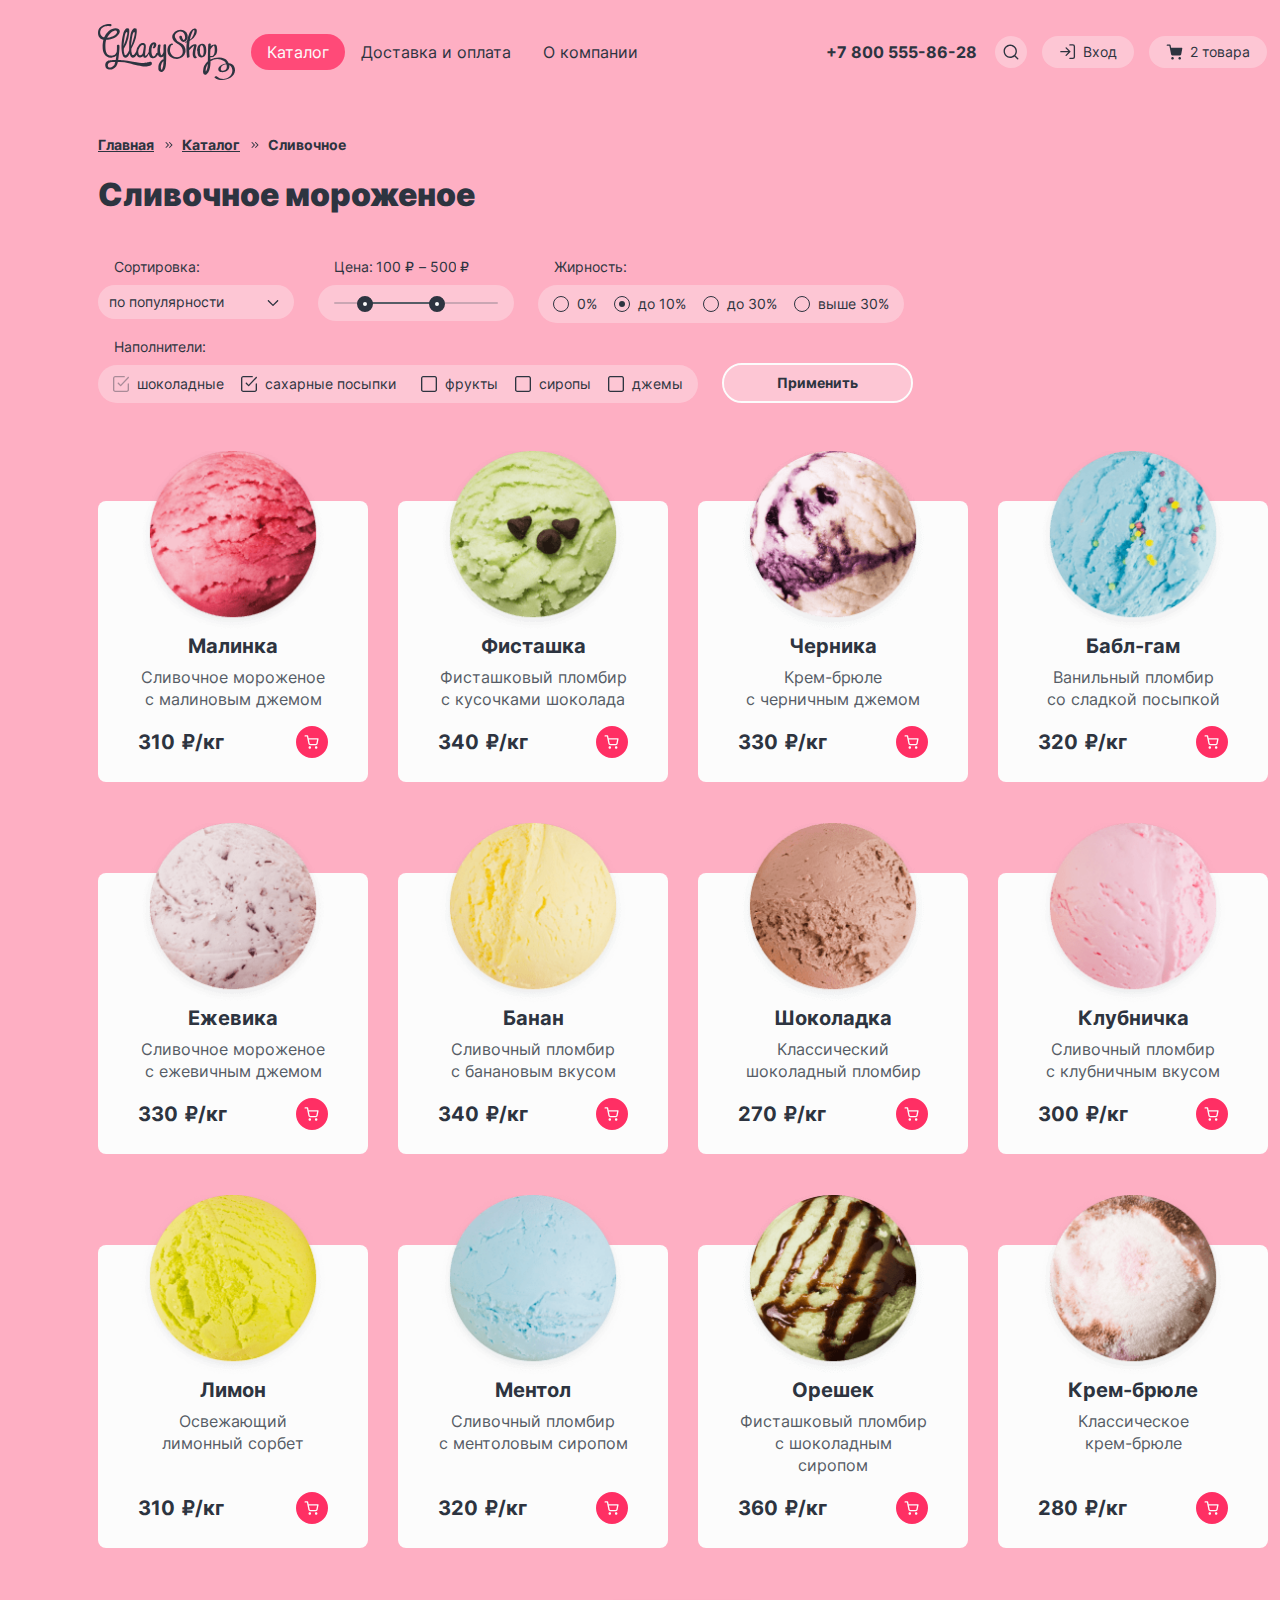
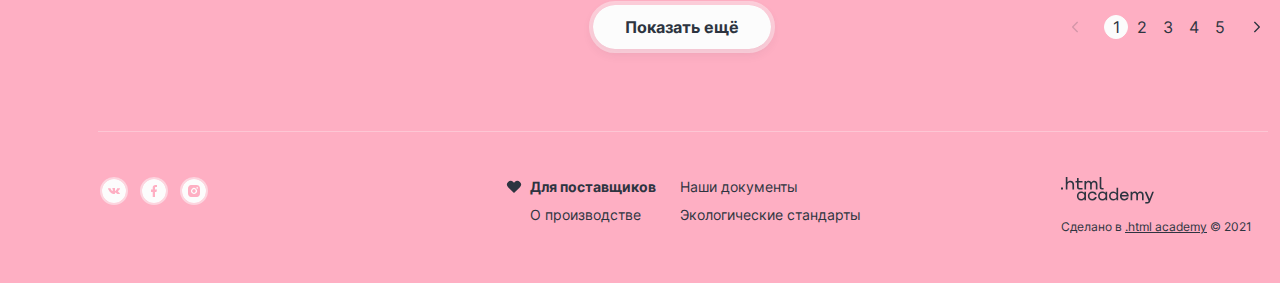
<file: catalog.html>
<!DOCTYPE html>
<html lang="ru">

<head>
  <meta charset="utf-8">
  <title>Gllacy Shop</title>
  <link rel="icon" type="image/png" sizes="32x32" href="images/favicon.png">
  <link rel="stylesheet" href="styles/styles.css">
</head>

<body>
  <header class="page-header">
    <div class="header-container">
      <a class="navigation-logo" href="index.html">
        <img class="icon-logo" src="images/icons/logo.svg" alt="Логотип магазин Gllacy Shop" width="137" height="56">
      </a>
      <nav class="navigation">
        <ul class="navigation-list">
          <li class="navigation-item  menu-pulldown">
            <a class="navigation-link navigation-link-current" href="catalog.html">Каталог</a>
            <div class="top-menu-wrapper">
              <ul class="top-menu">
                <li class="top-menu-item top-menu-item-new">
                  <a class="top-menu-item-link new" href="#">Новинки</a>
                </li>
                <li class="top-menu-item">
                  <a class="top-menu-item-link active">Сливочное</a>
                </li>
                <li class="top-menu-item">
                  <a class="top-menu-item-link" href="#">Щербеты</a>
                </li>
                <li class="top-menu-item">
                  <a class="top-menu-item-link" href="#">Фруктовый лед</a>
                </li>
                <li class="top-menu-item">
                  <a class="top-menu-item-link" href="#">Мелорин</a>
                </li>
              </ul>
            </div>
          </li>
          <li class="navigation-item">
            <a class="navigation-link" href="#">Доставка и оплата</a>
          </li>
          <li class="navigation-item">
            <a class="navigation-link" href="#">О компании</a>
          </li>
        </ul>
      </nav>
      <ul class="navigation-user-list">
        <li class="navigation-user-item">
          <a class="navigation-user-phone" href="tel:+78005558628">+7 800 555-86-28</a>
        </li>
        <li class="navigation-user-item">
          <a class="navigation-user-link navigation-user-link-search" href="#">
            <span class="visually-hidden">
              Поиск
            </span>
            <span class="navigation-icon">
              <svg aria-hidden="true" focusable="false" width="18" height="18" viewBox="0 0 18 18" fill="none"
                xmlns="http://www.w3.org/2000/svg">
                <path fill-rule="evenodd" clip-rule="evenodd"
                  d="M2.91286 8.24625C2.91286 5.30073 5.30068 2.91292 8.2462 2.91292C11.1917 2.91292 13.5795 5.30073 13.5795 8.24625C13.5795 9.68547 13.0095 10.9915 12.0828 11.951C12.0582 11.9695 12.0346 11.99 12.0123 12.0124C11.9899 12.0347 11.9694 12.0583 11.9509 12.0829C10.9915 13.0095 9.6854 13.5796 8.2462 13.5796C5.30068 13.5796 2.91286 11.1918 2.91286 8.24625ZM12.4653 13.4082C11.3161 14.3487 9.84703 14.9129 8.2462 14.9129C4.5643 14.9129 1.57953 11.9281 1.57953 8.24625C1.57953 4.56435 4.5643 1.57958 8.2462 1.57958C11.9281 1.57958 14.9129 4.56435 14.9129 8.24625C14.9129 9.84711 14.3486 11.3162 13.4081 12.4654L16.2176 15.2749C16.4779 15.5352 16.4779 15.9573 16.2176 16.2177C15.9572 16.478 15.5351 16.478 15.2748 16.2177L12.4653 13.4082Z"
                  fill="#2D3440" />
              </svg>
            </span>
          </a>
        </li>
        <li class="navigation-user-item">
          <a class="navigation-user-link" href="#">
            <span class="navigation-icon">
              <svg aria-hidden="true" focusable="false" width="18" height="18" fill="none"
                xmlns="http://www.w3.org/2000/svg">
                <path fill-rule="evenodd" clip-rule="evenodd"
                  d="M10.2 1.88c0-.37.3-.67.68-.67h3a2.17 2.17 0 0 1 2.16 2.17v10.5a2.17 2.17 0 0 1-2.16 2.16h-3a.67.67 0 0 1 0-1.33h3a.83.83 0 0 0 .83-.84V3.38a.83.83 0 0 0-.84-.83h-3a.67.67 0 0 1-.66-.67ZM6.66 4.4a.67.67 0 0 1 .95 0l3.74 3.75a.66.66 0 0 1 0 .95L7.6 12.85a.67.67 0 1 1-.95-.95l2.62-2.6h-7.4a.67.67 0 0 1 0-1.34h7.4L6.65 5.35a.67.67 0 0 1 0-.95Z"
                  fill="#2D3440" />
              </svg>
            </span>Вход
          </a>
        </li>
        <li class="navigation-user-item">
          <a class="navigation-user-link" href="#">
            <span class="visually-hidden">
              Корзина
            </span>
            <span class="navigation-icon">
              <svg width="18" height="18" viewBox="0 0 18 18" fill="none" xmlns="http://www.w3.org/2000/svg">
                <path fill-rule="evenodd" clip-rule="evenodd"
                  d="M0.645874 2.15641C0.645874 1.78822 0.944351 1.48975 1.31254 1.48975H3.91999C4.23774 1.48975 4.51133 1.714 4.57369 2.02557L5.11879 4.74906H15.6535C15.8522 4.74906 16.0405 4.83767 16.1672 4.99076C16.2938 5.14384 16.3456 5.34544 16.3084 5.54061L15.2654 11.0097L15.2644 11.0147L15.2644 11.0147C15.1743 11.4683 14.9276 11.8757 14.5673 12.1657C14.209 12.4542 13.761 12.6082 13.3011 12.601H6.97639C6.51652 12.6082 6.06854 12.4542 5.71016 12.1657C5.35008 11.8759 5.10338 11.4686 5.0132 11.0153L5.01308 11.0147L3.92432 5.57495C3.91985 5.5567 3.91612 5.53816 3.91319 5.51936L3.37353 2.82308H1.31254C0.944351 2.82308 0.645874 2.5246 0.645874 2.15641ZM6.5285 13.8757C5.80055 13.8757 5.21043 14.4658 5.21043 15.1938C5.21043 15.9217 5.80055 16.5118 6.5285 16.5118C7.25644 16.5118 7.84656 15.9217 7.84656 15.1938C7.84656 14.4658 7.25644 13.8757 6.5285 13.8757ZM13.6985 13.8757C12.9705 13.8757 12.3804 14.4658 12.3804 15.1938C12.3804 15.9217 12.9705 16.5118 13.6985 16.5118C14.4264 16.5118 15.0166 15.9217 15.0166 15.1938C15.0166 14.4658 14.4264 13.8757 13.6985 13.8757Z"
                  fill="#2D3440" />
              </svg>
            </span>
            2 товара
          </a>
          <div class="popover-basket-wrapper">
            <div class="popover-content">
              <h2 class="popover-title">Корзина</h2>
              <ul class="basket-list">
                <li class="basket-item">
                  <img class="basket-item-image" src="images/catalog/raspberry-small.png" alt="Шарик мороженого"
                    width="46" height="46">
                  <div class="basket-deskription-wrapper">
                    <p class="basket-item-title">Малинка</p>
                    <p class="basket-item-deskription">1 кг х 310 ₽</p>
                  </div>
                  <p class="basket-item-price">310 ₽</p>
                  <button class="button-cross" type="button">
                    <svg width="16" height="16" viewBox="0 0 16 16" fill="none" xmlns="http://www.w3.org/2000/svg">
                      <path fill-rule="evenodd" clip-rule="evenodd"
                        d="M12.803 4.13807C13.0634 3.87772 13.0634 3.45561 12.803 3.19526C12.5427 2.93491 12.1206 2.93491 11.8602 3.19526L7.99914 7.05633L4.13807 3.19526C3.87772 2.93491 3.45561 2.93491 3.19526 3.19526C2.93491 3.45561 2.93491 3.87772 3.19526 4.13807L7.05633 7.99914L3.19526 11.8602C2.93491 12.1206 2.93491 12.5427 3.19526 12.803C3.45561 13.0634 3.87772 13.0634 4.13807 12.803L7.99914 8.94195L11.8602 12.803C12.1206 13.0634 12.5427 13.0634 12.803 12.803C13.0634 12.5427 13.0634 12.1206 12.803 11.8602L8.94195 7.99914L12.803 4.13807Z"
                        fill="#2D3440" />
                    </svg>
                  </button>
                </li>
                <li class="basket-item">
                  <img class="basket-item-image" src="images/catalog/bubblegum-small.png" alt="Шарик мороженого"
                    width="46" height="46">
                  <div class="basket-deskription-wrapper">
                    <p class="basket-item-title">Бабл-гам</p>
                    <p class="basket-item-deskription">1,5 кг х 320 ₽</p>
                  </div>
                  <p class="basket-item-price">480 ₽</p>
                  <button class="button-cross" type="button">
                    <svg width="16" height="16" viewBox="0 0 16 16" fill="none" xmlns="http://www.w3.org/2000/svg">
                      <path fill-rule="evenodd" clip-rule="evenodd"
                        d="M12.803 4.13807C13.0634 3.87772 13.0634 3.45561 12.803 3.19526C12.5427 2.93491 12.1206 2.93491 11.8602 3.19526L7.99914 7.05633L4.13807 3.19526C3.87772 2.93491 3.45561 2.93491 3.19526 3.19526C2.93491 3.45561 2.93491 3.87772 3.19526 4.13807L7.05633 7.99914L3.19526 11.8602C2.93491 12.1206 2.93491 12.5427 3.19526 12.803C3.45561 13.0634 3.87772 13.0634 4.13807 12.803L7.99914 8.94195L11.8602 12.803C12.1206 13.0634 12.5427 13.0634 12.803 12.803C13.0634 12.5427 13.0634 12.1206 12.803 11.8602L8.94195 7.99914L12.803 4.13807Z"
                        fill="#2D3440" />
                    </svg>
                  </button>
                </li>
              </ul>
              <div class="total-amount-wrqapper">
                <a class="subscription-button basket" href="#">Оформить заказ</a>
                <p class="basket-item-price total-price">Итого: 790 ₽</p>
              </div>
            </div>
          </div>
        </li>
      </ul>
    </div>
  </header>
  <main class="main-inner">
    <div class="breadcrumbs-wrapper">
      <ul class="breadcrumbs">
        <li class="breadcrumbs-item">
          <a class="breadcrumbs-link" href="index.html">Главная</a>
        </li>
        <li class="breadcrumbs-item">
          <a class="breadcrumbs-link" href="catalog.html">Каталог</a>
        </li>
        <li class="breadcrumbs-item">
          <a class="breadcrumbs-link">Сливочное</a>
        </li>
      </ul>
    </div>
    <div class="catalog-wrapper">
      <section class="catalog">
        <h1 class="catalog-name">Сливочное мороженое</h1>
        <h2 class="visually-hidden">Список товаров с фильтрами</h2>
        <form class="catalog-filter" action="https://echo.htmlacademy.ru" method="get">
          <fieldset class="catalog-filter-group">
            <legend class="catalog-filter-title">Сортировка:</legend>
            <label class="visually-hidden" for="sorting">Сортировка</label>
            <div class="select-control-wrapper">
              <select class="select-control" name="sorting" id="sorting">
                <option value="popular">по популярности</option>
                <option value="cheap">сначала дешевые</option>
                <option value="expensive">сначала дорогие</option>
              </select>
            </div>
          </fieldset>
          <div class="catalog-filter-group filter-price">
            <div class="range-wrapper-inputs">
              <span class="catalog-filter-title">Цена:</span>
              <label class="catalog-filter-label">
                <input class="catalog-filter-input" type="number" name="min-price" value="100"> ₽
              </label>
              <label class="catalog-filter-label">– <input class="catalog-filter-input" type="number" name="max-price"
                  value="500"> ₽
              </label>
            </div>
            <div class="range">
              <div class="range-scale">
                <div class="range-bar" style="left: 32px;
                width: 68px;">
                  <button class="range-toggle toggle-min" type="button">
                    <span class="visually-hidden">Изменить минимальную цену</span>
                  </button>
                  <button class="range-toggle toggle-max" type="button">
                    <span class="visually-hidden">Изменить максимальную цену</span>
                  </button>
                </div>
              </div>
            </div>
          </div>
          <fieldset class="catalog-filter-group filter-fat">
            <legend class="catalog-filter-title">Жирность:</legend>
            <ul class="catalog-filter-list">
              <li class="catalog-filter-item-radio">
                <label class="control">
                  <input class="visually-hidden control-input" type="radio" name="fatness" value="0%">
                  <span class="control-mark"></span>
                  <span class="control-label">0%</span>
                </label>
              </li>
              <li class="catalog-filter-item-radio">
                <label class="control">
                  <input class="visually-hidden control-input" type="radio" name="fatness" value="to 10%" checked>
                  <span class="control-mark"></span>
                  <span class="control-label">до 10%</span>
                </label>
              </li>
              <li class="catalog-filter-item-radio">
                <label class="control">
                  <input class="visually-hidden control-input" type="radio" name="fatness" value="to 30%">
                  <span class="control-mark"></span>
                  <span class="control-label">до 30%</span>
                </label>
              </li>
              <li class="catalog-filter-item-radio">
                <label class="control">
                  <input class="visually-hidden control-input" type="radio" name="fatness" value="over 30%">
                  <span class="control-mark"></span>
                  <span class="control-label">выше 30%</span>
                </label>
              </li>
            </ul>
          </fieldset>
          <fieldset class="catalog-filter-group filter-add">
            <legend class="catalog-filter-title">Наполнители:</legend>
            <ul class="catalog-filter-list">
              <li class="catalog-filter-item">
                <label class="control">
                  <input class="visually-hidden control-input" type="checkbox" name="fillers" value="шоколадные"
                  disabled checked>
                  <svg class="control-check check-off" width="16" height="16" viewBox="0 0 16 16"
                    xmlns="http://www.w3.org/2000/svg">
                    <path fill-rule="evenodd" clip-rule="evenodd"
                      d="M2.2998 1.33332C2.29856 1.33333 2.29733 1.33333 2.29609 1.33333C2.04075 1.33333 1.79587 1.43477 1.61532 1.61532C1.43477 1.79587 1.33333 2.04075 1.33333 2.29609V13.702C1.33333 13.9574 1.43477 14.2022 1.61532 14.3828C1.79587 14.5633 2.04075 14.6648 2.29609 14.6648H13.702C13.9574 14.6648 14.2022 14.5633 14.3828 14.3828C14.5633 14.2022 14.6648 13.9574 14.6648 13.702C14.6648 13.6906 14.6651 13.6793 14.6656 13.6681V2.29608C14.6656 2.04756 14.5908 1.8225 14.3836 1.61531C14.2281 1.4598 14.1553 1.41143 14.0976 1.38593C14.0431 1.36185 13.9446 1.33332 13.7029 1.33332H2.2998ZM15.8385 14.5433C15.7241 14.8337 15.5506 15.1006 15.3256 15.3256C14.895 15.7562 14.311 15.9981 13.702 15.9981H2.29609C1.68713 15.9981 1.10311 15.7562 0.672508 15.3256C0.241908 14.895 0 14.311 0 13.702V2.29609C0 1.68713 0.241908 1.10311 0.672508 0.672508C0.898406 0.446611 1.16653 0.272644 1.45832 0.158292C1.57458 0.0595555 1.72515 -1.01924e-05 1.88963 -1.01924e-05H13.7029C14.0403 -1.01924e-05 14.3458 0.0378976 14.6365 0.16635C14.924 0.293381 15.1376 0.483631 15.3265 0.672501C15.808 1.15406 15.999 1.72988 15.999 2.29608V14.1094C15.999 14.2751 15.9385 14.4266 15.8385 14.5433Z" />
                  </svg>
                  <svg class="control-check check-on" width="16" height="16" viewBox="0 0 16 16"
                    xmlns="http://www.w3.org/2000/svg">
                    <path fill-rule="evenodd" clip-rule="evenodd"
                      d="M1.61526 1.61526C1.79573 1.43471 2.04045 1.33333 2.29556 1.33333H11.2544C11.6226 1.33333 11.9211 1.03486 11.9211 0.666667C11.9211 0.298477 11.6226 0 11.2544 0H2.29556C1.68665 0 1.10273 0.241993 0.672253 0.672654C0.241784 1.1033 0 1.68733 0 2.29624V13.7033C0 14.3122 0.241784 14.8962 0.672253 15.3269C1.10273 15.7575 1.68665 15.9995 2.29556 15.9995H13.6978C14.3067 15.9995 14.8906 15.7575 15.3211 15.3269C15.7515 14.8962 15.9933 14.3122 15.9933 13.7033V7.99976C15.9933 7.63157 15.6949 7.3331 15.3267 7.3331C14.9585 7.3331 14.66 7.63157 14.66 7.99976V13.7033C14.66 13.9588 14.5586 14.2037 14.3781 14.3843C14.1976 14.5648 13.9529 14.6662 13.6978 14.6662H2.29556C2.04045 14.6662 1.79573 14.5648 1.61526 14.3843C1.43478 14.2037 1.33333 13.9588 1.33333 13.7033V2.29624C1.33333 2.04077 1.43478 1.79582 1.61526 1.61526ZM15.8166 1.9404C16.0698 1.6731 16.0584 1.25115 15.7911 0.997933C15.5238 0.74472 15.1019 0.756136 14.8486 1.02343L7.61402 8.66042L5.78242 6.72695C5.52921 6.45966 5.10725 6.44824 4.83996 6.70145C4.57266 6.95467 4.56125 7.37662 4.81446 7.64392L7.13004 10.0883C7.25594 10.2212 7.43095 10.2965 7.61402 10.2965C7.79709 10.2965 7.9721 10.2212 8.098 10.0883L15.8166 1.9404Z" />
                  </svg>
                  <span class="control-label">шоколадные</span>
                </label>
              </li>
              <li class="catalog-filter-item">
                <label class="control">
                  <input class="visually-hidden control-input" type="checkbox" name="fillers" value="сахарные присыпки"
                    checked>
                  <svg class="control-check check-off" width="16" height="16" viewBox="0 0 16 16"
                    xmlns="http://www.w3.org/2000/svg">
                    <path fill-rule="evenodd" clip-rule="evenodd"
                      d="M2.2998 1.33332C2.29856 1.33333 2.29733 1.33333 2.29609 1.33333C2.04075 1.33333 1.79587 1.43477 1.61532 1.61532C1.43477 1.79587 1.33333 2.04075 1.33333 2.29609V13.702C1.33333 13.9574 1.43477 14.2022 1.61532 14.3828C1.79587 14.5633 2.04075 14.6648 2.29609 14.6648H13.702C13.9574 14.6648 14.2022 14.5633 14.3828 14.3828C14.5633 14.2022 14.6648 13.9574 14.6648 13.702C14.6648 13.6906 14.6651 13.6793 14.6656 13.6681V2.29608C14.6656 2.04756 14.5908 1.8225 14.3836 1.61531C14.2281 1.4598 14.1553 1.41143 14.0976 1.38593C14.0431 1.36185 13.9446 1.33332 13.7029 1.33332H2.2998ZM15.8385 14.5433C15.7241 14.8337 15.5506 15.1006 15.3256 15.3256C14.895 15.7562 14.311 15.9981 13.702 15.9981H2.29609C1.68713 15.9981 1.10311 15.7562 0.672508 15.3256C0.241908 14.895 0 14.311 0 13.702V2.29609C0 1.68713 0.241908 1.10311 0.672508 0.672508C0.898406 0.446611 1.16653 0.272644 1.45832 0.158292C1.57458 0.0595555 1.72515 -1.01924e-05 1.88963 -1.01924e-05H13.7029C14.0403 -1.01924e-05 14.3458 0.0378976 14.6365 0.16635C14.924 0.293381 15.1376 0.483631 15.3265 0.672501C15.808 1.15406 15.999 1.72988 15.999 2.29608V14.1094C15.999 14.2751 15.9385 14.4266 15.8385 14.5433Z" />
                  </svg>
                  <svg class="control-check check-on" width="16" height="16" viewBox="0 0 16 16"
                    xmlns="http://www.w3.org/2000/svg">
                    <path fill-rule="evenodd" clip-rule="evenodd"
                      d="M1.61526 1.61526C1.79573 1.43471 2.04045 1.33333 2.29556 1.33333H11.2544C11.6226 1.33333 11.9211 1.03486 11.9211 0.666667C11.9211 0.298477 11.6226 0 11.2544 0H2.29556C1.68665 0 1.10273 0.241993 0.672253 0.672654C0.241784 1.1033 0 1.68733 0 2.29624V13.7033C0 14.3122 0.241784 14.8962 0.672253 15.3269C1.10273 15.7575 1.68665 15.9995 2.29556 15.9995H13.6978C14.3067 15.9995 14.8906 15.7575 15.3211 15.3269C15.7515 14.8962 15.9933 14.3122 15.9933 13.7033V7.99976C15.9933 7.63157 15.6949 7.3331 15.3267 7.3331C14.9585 7.3331 14.66 7.63157 14.66 7.99976V13.7033C14.66 13.9588 14.5586 14.2037 14.3781 14.3843C14.1976 14.5648 13.9529 14.6662 13.6978 14.6662H2.29556C2.04045 14.6662 1.79573 14.5648 1.61526 14.3843C1.43478 14.2037 1.33333 13.9588 1.33333 13.7033V2.29624C1.33333 2.04077 1.43478 1.79582 1.61526 1.61526ZM15.8166 1.9404C16.0698 1.6731 16.0584 1.25115 15.7911 0.997933C15.5238 0.74472 15.1019 0.756136 14.8486 1.02343L7.61402 8.66042L5.78242 6.72695C5.52921 6.45966 5.10725 6.44824 4.83996 6.70145C4.57266 6.95467 4.56125 7.37662 4.81446 7.64392L7.13004 10.0883C7.25594 10.2212 7.43095 10.2965 7.61402 10.2965C7.79709 10.2965 7.9721 10.2212 8.098 10.0883L15.8166 1.9404Z" />
                  </svg>
                  <span class="control-label">сахарные посыпки</span>
                </label>
              </li>
              <li class="catalog-filter-item">
                <label class="control">
                  <input class="visually-hidden control-input" type="checkbox" name="fillers" value="фрукты">
                  <svg class="control-check check-off" width="16" height="16" viewBox="0 0 16 16"
                    xmlns="http://www.w3.org/2000/svg">
                    <path fill-rule="evenodd" clip-rule="evenodd"
                      d="M2.2998 1.33332C2.29856 1.33333 2.29733 1.33333 2.29609 1.33333C2.04075 1.33333 1.79587 1.43477 1.61532 1.61532C1.43477 1.79587 1.33333 2.04075 1.33333 2.29609V13.702C1.33333 13.9574 1.43477 14.2022 1.61532 14.3828C1.79587 14.5633 2.04075 14.6648 2.29609 14.6648H13.702C13.9574 14.6648 14.2022 14.5633 14.3828 14.3828C14.5633 14.2022 14.6648 13.9574 14.6648 13.702C14.6648 13.6906 14.6651 13.6793 14.6656 13.6681V2.29608C14.6656 2.04756 14.5908 1.8225 14.3836 1.61531C14.2281 1.4598 14.1553 1.41143 14.0976 1.38593C14.0431 1.36185 13.9446 1.33332 13.7029 1.33332H2.2998ZM15.8385 14.5433C15.7241 14.8337 15.5506 15.1006 15.3256 15.3256C14.895 15.7562 14.311 15.9981 13.702 15.9981H2.29609C1.68713 15.9981 1.10311 15.7562 0.672508 15.3256C0.241908 14.895 0 14.311 0 13.702V2.29609C0 1.68713 0.241908 1.10311 0.672508 0.672508C0.898406 0.446611 1.16653 0.272644 1.45832 0.158292C1.57458 0.0595555 1.72515 -1.01924e-05 1.88963 -1.01924e-05H13.7029C14.0403 -1.01924e-05 14.3458 0.0378976 14.6365 0.16635C14.924 0.293381 15.1376 0.483631 15.3265 0.672501C15.808 1.15406 15.999 1.72988 15.999 2.29608V14.1094C15.999 14.2751 15.9385 14.4266 15.8385 14.5433Z" />
                  </svg>
                  <svg class="control-check check-on" width="16" height="16" viewBox="0 0 16 16"
                    xmlns="http://www.w3.org/2000/svg">
                    <path fill-rule="evenodd" clip-rule="evenodd"
                      d="M1.61526 1.61526C1.79573 1.43471 2.04045 1.33333 2.29556 1.33333H11.2544C11.6226 1.33333 11.9211 1.03486 11.9211 0.666667C11.9211 0.298477 11.6226 0 11.2544 0H2.29556C1.68665 0 1.10273 0.241993 0.672253 0.672654C0.241784 1.1033 0 1.68733 0 2.29624V13.7033C0 14.3122 0.241784 14.8962 0.672253 15.3269C1.10273 15.7575 1.68665 15.9995 2.29556 15.9995H13.6978C14.3067 15.9995 14.8906 15.7575 15.3211 15.3269C15.7515 14.8962 15.9933 14.3122 15.9933 13.7033V7.99976C15.9933 7.63157 15.6949 7.3331 15.3267 7.3331C14.9585 7.3331 14.66 7.63157 14.66 7.99976V13.7033C14.66 13.9588 14.5586 14.2037 14.3781 14.3843C14.1976 14.5648 13.9529 14.6662 13.6978 14.6662H2.29556C2.04045 14.6662 1.79573 14.5648 1.61526 14.3843C1.43478 14.2037 1.33333 13.9588 1.33333 13.7033V2.29624C1.33333 2.04077 1.43478 1.79582 1.61526 1.61526ZM15.8166 1.9404C16.0698 1.6731 16.0584 1.25115 15.7911 0.997933C15.5238 0.74472 15.1019 0.756136 14.8486 1.02343L7.61402 8.66042L5.78242 6.72695C5.52921 6.45966 5.10725 6.44824 4.83996 6.70145C4.57266 6.95467 4.56125 7.37662 4.81446 7.64392L7.13004 10.0883C7.25594 10.2212 7.43095 10.2965 7.61402 10.2965C7.79709 10.2965 7.9721 10.2212 8.098 10.0883L15.8166 1.9404Z" />
                  </svg>
                  <span class="control-label">фрукты</span>
                </label>
              </li>
              <li class="catalog-filter-item">
                <label class="control">
                  <input class="visually-hidden control-input" type="checkbox" name="fillers" value="сиропы">
                  <svg class="control-check check-off" width="16" height="16" viewBox="0 0 16 16"
                    xmlns="http://www.w3.org/2000/svg">
                    <path fill-rule="evenodd" clip-rule="evenodd"
                      d="M2.2998 1.33332C2.29856 1.33333 2.29733 1.33333 2.29609 1.33333C2.04075 1.33333 1.79587 1.43477 1.61532 1.61532C1.43477 1.79587 1.33333 2.04075 1.33333 2.29609V13.702C1.33333 13.9574 1.43477 14.2022 1.61532 14.3828C1.79587 14.5633 2.04075 14.6648 2.29609 14.6648H13.702C13.9574 14.6648 14.2022 14.5633 14.3828 14.3828C14.5633 14.2022 14.6648 13.9574 14.6648 13.702C14.6648 13.6906 14.6651 13.6793 14.6656 13.6681V2.29608C14.6656 2.04756 14.5908 1.8225 14.3836 1.61531C14.2281 1.4598 14.1553 1.41143 14.0976 1.38593C14.0431 1.36185 13.9446 1.33332 13.7029 1.33332H2.2998ZM15.8385 14.5433C15.7241 14.8337 15.5506 15.1006 15.3256 15.3256C14.895 15.7562 14.311 15.9981 13.702 15.9981H2.29609C1.68713 15.9981 1.10311 15.7562 0.672508 15.3256C0.241908 14.895 0 14.311 0 13.702V2.29609C0 1.68713 0.241908 1.10311 0.672508 0.672508C0.898406 0.446611 1.16653 0.272644 1.45832 0.158292C1.57458 0.0595555 1.72515 -1.01924e-05 1.88963 -1.01924e-05H13.7029C14.0403 -1.01924e-05 14.3458 0.0378976 14.6365 0.16635C14.924 0.293381 15.1376 0.483631 15.3265 0.672501C15.808 1.15406 15.999 1.72988 15.999 2.29608V14.1094C15.999 14.2751 15.9385 14.4266 15.8385 14.5433Z" />
                  </svg>
                  <svg class="control-check check-on" width="16" height="16" viewBox="0 0 16 16"
                    xmlns="http://www.w3.org/2000/svg">
                    <path fill-rule="evenodd" clip-rule="evenodd"
                      d="M1.61526 1.61526C1.79573 1.43471 2.04045 1.33333 2.29556 1.33333H11.2544C11.6226 1.33333 11.9211 1.03486 11.9211 0.666667C11.9211 0.298477 11.6226 0 11.2544 0H2.29556C1.68665 0 1.10273 0.241993 0.672253 0.672654C0.241784 1.1033 0 1.68733 0 2.29624V13.7033C0 14.3122 0.241784 14.8962 0.672253 15.3269C1.10273 15.7575 1.68665 15.9995 2.29556 15.9995H13.6978C14.3067 15.9995 14.8906 15.7575 15.3211 15.3269C15.7515 14.8962 15.9933 14.3122 15.9933 13.7033V7.99976C15.9933 7.63157 15.6949 7.3331 15.3267 7.3331C14.9585 7.3331 14.66 7.63157 14.66 7.99976V13.7033C14.66 13.9588 14.5586 14.2037 14.3781 14.3843C14.1976 14.5648 13.9529 14.6662 13.6978 14.6662H2.29556C2.04045 14.6662 1.79573 14.5648 1.61526 14.3843C1.43478 14.2037 1.33333 13.9588 1.33333 13.7033V2.29624C1.33333 2.04077 1.43478 1.79582 1.61526 1.61526ZM15.8166 1.9404C16.0698 1.6731 16.0584 1.25115 15.7911 0.997933C15.5238 0.74472 15.1019 0.756136 14.8486 1.02343L7.61402 8.66042L5.78242 6.72695C5.52921 6.45966 5.10725 6.44824 4.83996 6.70145C4.57266 6.95467 4.56125 7.37662 4.81446 7.64392L7.13004 10.0883C7.25594 10.2212 7.43095 10.2965 7.61402 10.2965C7.79709 10.2965 7.9721 10.2212 8.098 10.0883L15.8166 1.9404Z" />
                  </svg>
                  <span class="control-label">сиропы</span>
                </label>
              </li>
              <li class="catalog-filter-item">
                <label class="control">
                  <input class="visually-hidden control-input" type="checkbox" name="fillers" value="джемы">
                  <svg class="control-check check-off" width="16" height="16" viewBox="0 0 16 16"
                    xmlns="http://www.w3.org/2000/svg">
                    <path fill-rule="evenodd" clip-rule="evenodd"
                      d="M2.2998 1.33332C2.29856 1.33333 2.29733 1.33333 2.29609 1.33333C2.04075 1.33333 1.79587 1.43477 1.61532 1.61532C1.43477 1.79587 1.33333 2.04075 1.33333 2.29609V13.702C1.33333 13.9574 1.43477 14.2022 1.61532 14.3828C1.79587 14.5633 2.04075 14.6648 2.29609 14.6648H13.702C13.9574 14.6648 14.2022 14.5633 14.3828 14.3828C14.5633 14.2022 14.6648 13.9574 14.6648 13.702C14.6648 13.6906 14.6651 13.6793 14.6656 13.6681V2.29608C14.6656 2.04756 14.5908 1.8225 14.3836 1.61531C14.2281 1.4598 14.1553 1.41143 14.0976 1.38593C14.0431 1.36185 13.9446 1.33332 13.7029 1.33332H2.2998ZM15.8385 14.5433C15.7241 14.8337 15.5506 15.1006 15.3256 15.3256C14.895 15.7562 14.311 15.9981 13.702 15.9981H2.29609C1.68713 15.9981 1.10311 15.7562 0.672508 15.3256C0.241908 14.895 0 14.311 0 13.702V2.29609C0 1.68713 0.241908 1.10311 0.672508 0.672508C0.898406 0.446611 1.16653 0.272644 1.45832 0.158292C1.57458 0.0595555 1.72515 -1.01924e-05 1.88963 -1.01924e-05H13.7029C14.0403 -1.01924e-05 14.3458 0.0378976 14.6365 0.16635C14.924 0.293381 15.1376 0.483631 15.3265 0.672501C15.808 1.15406 15.999 1.72988 15.999 2.29608V14.1094C15.999 14.2751 15.9385 14.4266 15.8385 14.5433Z" />
                  </svg>
                  <svg class="control-check check-on" width="16" height="16" viewBox="0 0 16 16"
                    xmlns="http://www.w3.org/2000/svg">
                    <path fill-rule="evenodd" clip-rule="evenodd"
                      d="M1.61526 1.61526C1.79573 1.43471 2.04045 1.33333 2.29556 1.33333H11.2544C11.6226 1.33333 11.9211 1.03486 11.9211 0.666667C11.9211 0.298477 11.6226 0 11.2544 0H2.29556C1.68665 0 1.10273 0.241993 0.672253 0.672654C0.241784 1.1033 0 1.68733 0 2.29624V13.7033C0 14.3122 0.241784 14.8962 0.672253 15.3269C1.10273 15.7575 1.68665 15.9995 2.29556 15.9995H13.6978C14.3067 15.9995 14.8906 15.7575 15.3211 15.3269C15.7515 14.8962 15.9933 14.3122 15.9933 13.7033V7.99976C15.9933 7.63157 15.6949 7.3331 15.3267 7.3331C14.9585 7.3331 14.66 7.63157 14.66 7.99976V13.7033C14.66 13.9588 14.5586 14.2037 14.3781 14.3843C14.1976 14.5648 13.9529 14.6662 13.6978 14.6662H2.29556C2.04045 14.6662 1.79573 14.5648 1.61526 14.3843C1.43478 14.2037 1.33333 13.9588 1.33333 13.7033V2.29624C1.33333 2.04077 1.43478 1.79582 1.61526 1.61526ZM15.8166 1.9404C16.0698 1.6731 16.0584 1.25115 15.7911 0.997933C15.5238 0.74472 15.1019 0.756136 14.8486 1.02343L7.61402 8.66042L5.78242 6.72695C5.52921 6.45966 5.10725 6.44824 4.83996 6.70145C4.57266 6.95467 4.56125 7.37662 4.81446 7.64392L7.13004 10.0883C7.25594 10.2212 7.43095 10.2965 7.61402 10.2965C7.79709 10.2965 7.9721 10.2212 8.098 10.0883L15.8166 1.9404Z" />
                  </svg>
                  <span class="control-label">джемы</span>
                </label>
              </li>
            </ul>
          </fieldset>
          <div class="catalog-filter-group-button-wrapper">
            <button class="button catalog-filter-group-button" type="submit">Применить</button>
          </div>
        </form>
        <ul class="product-list product-list-catalog">
          <li class="product-card color-primary-text">
            <a class="product-card-link" href="product.html">
              <img class="card-image" src="images/catalog/raspberry.png" alt="Шарик мороженого" width="192"
                height="184">
              <h3 class="card-title">Малинка</h3>
            </a>
            <p class="card-description">Сливочное мороженое с малиновым джемом</p>
            <div class="card-price-box">
              <span class="visually-hidden">
                Цена
              </span>
              <b class="card-price">310 ₽/кг</b>
              <a class="card-link" href="#">
                <span class="visually-hidden">
                  Купить
                </span>
                <span class="icon-basket-pink">
                  <svg class="icon-basket" aria-hidden="true" focusable="false" width="16" height="16"
                    viewBox="0 0 16 16" fill="none" xmlns="http://www.w3.org/2000/svg">
                    <path fill-rule="evenodd" clip-rule="evenodd"
                      d="M1.16667 1.25C0.798477 1.25 0.5 1.54848 0.5 1.91667C0.5 2.28486 0.798477 2.58333 1.16667 2.58333H2.93794L3.40537 4.91872C3.40821 4.93667 3.41176 4.95438 3.416 4.97182L4.38338 9.80515L4.3835 9.80571C4.46706 10.2257 4.69562 10.603 5.02921 10.8715C5.36111 11.1387 5.77595 11.2813 6.20183 11.2748H11.8225C12.2484 11.2813 12.6633 11.1387 12.9952 10.8715C13.3289 10.6029 13.5575 10.2254 13.641 9.80515L13.641 9.80515L13.642 9.80016L14.5691 4.93872C14.6063 4.74355 14.5545 4.54195 14.4279 4.38887C14.3012 4.23578 14.1129 4.14716 13.9142 4.14716H4.61072L4.1381 1.78583C4.07574 1.47426 3.80215 1.25 3.4844 1.25H1.16667ZM5.69098 9.54444L4.87759 5.4805H13.1084L12.3328 9.54736C12.31 9.65988 12.2485 9.7609 12.1591 9.83291C12.0691 9.90535 11.9565 9.94383 11.841 9.94162L11.841 9.94149H11.8282H6.19614V9.94137L6.18337 9.94162C6.06787 9.94383 5.95528 9.90535 5.8653 9.83291C5.77531 9.76048 5.71368 9.6587 5.69117 9.5454L5.69098 9.54444ZM4.55739 13.5054C4.55739 12.8175 5.1151 12.2597 5.80307 12.2597C6.49105 12.2597 7.04876 12.8175 7.04876 13.5054C7.04876 14.1934 6.49105 14.7511 5.80307 14.7511C5.1151 14.7511 4.55739 14.1934 4.55739 13.5054ZM10.9307 13.5054C10.9307 12.8175 11.4884 12.2597 12.1764 12.2597C12.8644 12.2597 13.4221 12.8175 13.4221 13.5054C13.4221 14.1934 12.8644 14.7511 12.1764 14.7511C11.4884 14.7511 10.9307 14.1934 10.9307 13.5054Z" />
                  </svg>
                </span>
              </a>
            </div>
          </li>
          <li class="product-card color-primary-text">
            <a class="product-card-link" href="product.html">
              <img class="card-image" src="images/catalog/pistachio.png" alt="Шарик мороженого" width="192"
                height="184">
              <h3 class="card-title">Фисташка</h3>
            </a>
            <p class="card-description">Фисташковый пломбир с кусочками шоколада</p>
            <div class="card-price-box">
              <span class="visually-hidden">
                Цена
              </span>
              <b class="card-price">340 ₽/кг</b>
              <a class="card-link" href="#">
                <span class="visually-hidden">
                  Купить
                </span>
                <span class="icon-basket-pink">
                  <svg class="icon-basket" aria-hidden="true" focusable="false" width="16" height="16"
                    viewBox="0 0 16 16" fill="none" xmlns="http://www.w3.org/2000/svg">
                    <path fill-rule="evenodd" clip-rule="evenodd"
                      d="M1.16667 1.25C0.798477 1.25 0.5 1.54848 0.5 1.91667C0.5 2.28486 0.798477 2.58333 1.16667 2.58333H2.93794L3.40537 4.91872C3.40821 4.93667 3.41176 4.95438 3.416 4.97182L4.38338 9.80515L4.3835 9.80571C4.46706 10.2257 4.69562 10.603 5.02921 10.8715C5.36111 11.1387 5.77595 11.2813 6.20183 11.2748H11.8225C12.2484 11.2813 12.6633 11.1387 12.9952 10.8715C13.3289 10.6029 13.5575 10.2254 13.641 9.80515L13.641 9.80515L13.642 9.80016L14.5691 4.93872C14.6063 4.74355 14.5545 4.54195 14.4279 4.38887C14.3012 4.23578 14.1129 4.14716 13.9142 4.14716H4.61072L4.1381 1.78583C4.07574 1.47426 3.80215 1.25 3.4844 1.25H1.16667ZM5.69098 9.54444L4.87759 5.4805H13.1084L12.3328 9.54736C12.31 9.65988 12.2485 9.7609 12.1591 9.83291C12.0691 9.90535 11.9565 9.94383 11.841 9.94162L11.841 9.94149H11.8282H6.19614V9.94137L6.18337 9.94162C6.06787 9.94383 5.95528 9.90535 5.8653 9.83291C5.77531 9.76048 5.71368 9.6587 5.69117 9.5454L5.69098 9.54444ZM4.55739 13.5054C4.55739 12.8175 5.1151 12.2597 5.80307 12.2597C6.49105 12.2597 7.04876 12.8175 7.04876 13.5054C7.04876 14.1934 6.49105 14.7511 5.80307 14.7511C5.1151 14.7511 4.55739 14.1934 4.55739 13.5054ZM10.9307 13.5054C10.9307 12.8175 11.4884 12.2597 12.1764 12.2597C12.8644 12.2597 13.4221 12.8175 13.4221 13.5054C13.4221 14.1934 12.8644 14.7511 12.1764 14.7511C11.4884 14.7511 10.9307 14.1934 10.9307 13.5054Z" />
                  </svg>
                </span>
              </a>
            </div>
          </li>
          <li class="product-card color-primary-text">
            <a class="product-card-link" href="product.html">
              <img class="card-image" src="images/catalog/blueberry.png" alt="Шарик мороженого" width="192"
                height="184">
              <h3 class="card-title">Черника</h3>
            </a>
            <p class="card-description">Крем-брюле <br>с черничным джемом</p>
            <div class="card-price-box">
              <span class="visually-hidden">
                Цена
              </span>
              <b class="card-price">330 ₽/кг</b>
              <a class="card-link" href="#">
                <span class="visually-hidden">
                  Купить
                </span>
                <span class="icon-basket-pink">
                  <svg class="icon-basket" aria-hidden="true" focusable="false" width="16" height="16"
                    viewBox="0 0 16 16" fill="none" xmlns="http://www.w3.org/2000/svg">
                    <path fill-rule="evenodd" clip-rule="evenodd"
                      d="M1.16667 1.25C0.798477 1.25 0.5 1.54848 0.5 1.91667C0.5 2.28486 0.798477 2.58333 1.16667 2.58333H2.93794L3.40537 4.91872C3.40821 4.93667 3.41176 4.95438 3.416 4.97182L4.38338 9.80515L4.3835 9.80571C4.46706 10.2257 4.69562 10.603 5.02921 10.8715C5.36111 11.1387 5.77595 11.2813 6.20183 11.2748H11.8225C12.2484 11.2813 12.6633 11.1387 12.9952 10.8715C13.3289 10.6029 13.5575 10.2254 13.641 9.80515L13.641 9.80515L13.642 9.80016L14.5691 4.93872C14.6063 4.74355 14.5545 4.54195 14.4279 4.38887C14.3012 4.23578 14.1129 4.14716 13.9142 4.14716H4.61072L4.1381 1.78583C4.07574 1.47426 3.80215 1.25 3.4844 1.25H1.16667ZM5.69098 9.54444L4.87759 5.4805H13.1084L12.3328 9.54736C12.31 9.65988 12.2485 9.7609 12.1591 9.83291C12.0691 9.90535 11.9565 9.94383 11.841 9.94162L11.841 9.94149H11.8282H6.19614V9.94137L6.18337 9.94162C6.06787 9.94383 5.95528 9.90535 5.8653 9.83291C5.77531 9.76048 5.71368 9.6587 5.69117 9.5454L5.69098 9.54444ZM4.55739 13.5054C4.55739 12.8175 5.1151 12.2597 5.80307 12.2597C6.49105 12.2597 7.04876 12.8175 7.04876 13.5054C7.04876 14.1934 6.49105 14.7511 5.80307 14.7511C5.1151 14.7511 4.55739 14.1934 4.55739 13.5054ZM10.9307 13.5054C10.9307 12.8175 11.4884 12.2597 12.1764 12.2597C12.8644 12.2597 13.4221 12.8175 13.4221 13.5054C13.4221 14.1934 12.8644 14.7511 12.1764 14.7511C11.4884 14.7511 10.9307 14.1934 10.9307 13.5054Z" />
                  </svg>
                </span>
              </a>
            </div>
          </li>
          <li class="product-card color-primary-text">
            <a class="product-card-link" href="product.html">
              <img class="card-image" src="images/catalog/bubblegum.png" alt="Шарик мороженого" width="192"
                height="184">
              <h3 class="card-title">Бабл-гам</h3>
            </a>
            <p class="card-description">Ванильный пломбир<br> со сладкой посыпкой</p>
            <div class="card-price-box">
              <span class="visually-hidden">
                Цена
              </span>
              <b class="card-price">320 ₽/кг</b>
              <a class="card-link" href="#">
                <span class="visually-hidden">
                  Купить
                </span>
                <span class="icon-basket-pink">
                  <svg class="icon-basket" aria-hidden="true" focusable="false" width="16" height="16"
                    viewBox="0 0 16 16" fill="none" xmlns="http://www.w3.org/2000/svg">
                    <path fill-rule="evenodd" clip-rule="evenodd"
                      d="M1.16667 1.25C0.798477 1.25 0.5 1.54848 0.5 1.91667C0.5 2.28486 0.798477 2.58333 1.16667 2.58333H2.93794L3.40537 4.91872C3.40821 4.93667 3.41176 4.95438 3.416 4.97182L4.38338 9.80515L4.3835 9.80571C4.46706 10.2257 4.69562 10.603 5.02921 10.8715C5.36111 11.1387 5.77595 11.2813 6.20183 11.2748H11.8225C12.2484 11.2813 12.6633 11.1387 12.9952 10.8715C13.3289 10.6029 13.5575 10.2254 13.641 9.80515L13.641 9.80515L13.642 9.80016L14.5691 4.93872C14.6063 4.74355 14.5545 4.54195 14.4279 4.38887C14.3012 4.23578 14.1129 4.14716 13.9142 4.14716H4.61072L4.1381 1.78583C4.07574 1.47426 3.80215 1.25 3.4844 1.25H1.16667ZM5.69098 9.54444L4.87759 5.4805H13.1084L12.3328 9.54736C12.31 9.65988 12.2485 9.7609 12.1591 9.83291C12.0691 9.90535 11.9565 9.94383 11.841 9.94162L11.841 9.94149H11.8282H6.19614V9.94137L6.18337 9.94162C6.06787 9.94383 5.95528 9.90535 5.8653 9.83291C5.77531 9.76048 5.71368 9.6587 5.69117 9.5454L5.69098 9.54444ZM4.55739 13.5054C4.55739 12.8175 5.1151 12.2597 5.80307 12.2597C6.49105 12.2597 7.04876 12.8175 7.04876 13.5054C7.04876 14.1934 6.49105 14.7511 5.80307 14.7511C5.1151 14.7511 4.55739 14.1934 4.55739 13.5054ZM10.9307 13.5054C10.9307 12.8175 11.4884 12.2597 12.1764 12.2597C12.8644 12.2597 13.4221 12.8175 13.4221 13.5054C13.4221 14.1934 12.8644 14.7511 12.1764 14.7511C11.4884 14.7511 10.9307 14.1934 10.9307 13.5054Z" />
                  </svg>
                </span>
              </a>
            </div>
          </li>
          <li class="product-card color-primary-text">
            <a class="product-card-link" href="product.html">
              <img class="card-image" src="images/catalog/blackberry.png" alt="Шарик мороженого" width="192"
                height="184">
              <h3 class="card-title">Ежевика</h3>
            </a>
            <p class="card-description">Сливочное мороженое с ежевичным джемом</p>
            <div class="card-price-box">
              <span class="visually-hidden">
                Цена
              </span>
              <b class="card-price">330 ₽/кг</b>
              <a class="card-link" href="#">
                <span class="visually-hidden">
                  Купить
                </span>
                <span class="icon-basket-pink">
                  <svg class="icon-basket" aria-hidden="true" focusable="false" width="16" height="16"
                    viewBox="0 0 16 16" fill="none" xmlns="http://www.w3.org/2000/svg">
                    <path fill-rule="evenodd" clip-rule="evenodd"
                      d="M1.16667 1.25C0.798477 1.25 0.5 1.54848 0.5 1.91667C0.5 2.28486 0.798477 2.58333 1.16667 2.58333H2.93794L3.40537 4.91872C3.40821 4.93667 3.41176 4.95438 3.416 4.97182L4.38338 9.80515L4.3835 9.80571C4.46706 10.2257 4.69562 10.603 5.02921 10.8715C5.36111 11.1387 5.77595 11.2813 6.20183 11.2748H11.8225C12.2484 11.2813 12.6633 11.1387 12.9952 10.8715C13.3289 10.6029 13.5575 10.2254 13.641 9.80515L13.641 9.80515L13.642 9.80016L14.5691 4.93872C14.6063 4.74355 14.5545 4.54195 14.4279 4.38887C14.3012 4.23578 14.1129 4.14716 13.9142 4.14716H4.61072L4.1381 1.78583C4.07574 1.47426 3.80215 1.25 3.4844 1.25H1.16667ZM5.69098 9.54444L4.87759 5.4805H13.1084L12.3328 9.54736C12.31 9.65988 12.2485 9.7609 12.1591 9.83291C12.0691 9.90535 11.9565 9.94383 11.841 9.94162L11.841 9.94149H11.8282H6.19614V9.94137L6.18337 9.94162C6.06787 9.94383 5.95528 9.90535 5.8653 9.83291C5.77531 9.76048 5.71368 9.6587 5.69117 9.5454L5.69098 9.54444ZM4.55739 13.5054C4.55739 12.8175 5.1151 12.2597 5.80307 12.2597C6.49105 12.2597 7.04876 12.8175 7.04876 13.5054C7.04876 14.1934 6.49105 14.7511 5.80307 14.7511C5.1151 14.7511 4.55739 14.1934 4.55739 13.5054ZM10.9307 13.5054C10.9307 12.8175 11.4884 12.2597 12.1764 12.2597C12.8644 12.2597 13.4221 12.8175 13.4221 13.5054C13.4221 14.1934 12.8644 14.7511 12.1764 14.7511C11.4884 14.7511 10.9307 14.1934 10.9307 13.5054Z" />
                  </svg>
                </span>
              </a>
            </div>
          </li>
          <li class="product-card color-primary-text">
            <a class="product-card-link" href="product.html">
              <img class="card-image" src="images/catalog/banana.png" alt="Шарик мороженого" width="192" height="184">
              <h3 class="card-title">Банан</h3>
            </a>
            <p class="card-description">Сливочный пломбир<br> с банановым вкусом</p>
            <div class="card-price-box">
              <span class="visually-hidden">
                Цена
              </span>
              <b class="card-price">340 ₽/кг</b>
              <a class="card-link" href="#">
                <span class="visually-hidden">
                  Купить
                </span>
                <span class="icon-basket-pink">
                  <svg class="icon-basket" aria-hidden="true" focusable="false" width="16" height="16"
                    viewBox="0 0 16 16" fill="none" xmlns="http://www.w3.org/2000/svg">
                    <path fill-rule="evenodd" clip-rule="evenodd"
                      d="M1.16667 1.25C0.798477 1.25 0.5 1.54848 0.5 1.91667C0.5 2.28486 0.798477 2.58333 1.16667 2.58333H2.93794L3.40537 4.91872C3.40821 4.93667 3.41176 4.95438 3.416 4.97182L4.38338 9.80515L4.3835 9.80571C4.46706 10.2257 4.69562 10.603 5.02921 10.8715C5.36111 11.1387 5.77595 11.2813 6.20183 11.2748H11.8225C12.2484 11.2813 12.6633 11.1387 12.9952 10.8715C13.3289 10.6029 13.5575 10.2254 13.641 9.80515L13.641 9.80515L13.642 9.80016L14.5691 4.93872C14.6063 4.74355 14.5545 4.54195 14.4279 4.38887C14.3012 4.23578 14.1129 4.14716 13.9142 4.14716H4.61072L4.1381 1.78583C4.07574 1.47426 3.80215 1.25 3.4844 1.25H1.16667ZM5.69098 9.54444L4.87759 5.4805H13.1084L12.3328 9.54736C12.31 9.65988 12.2485 9.7609 12.1591 9.83291C12.0691 9.90535 11.9565 9.94383 11.841 9.94162L11.841 9.94149H11.8282H6.19614V9.94137L6.18337 9.94162C6.06787 9.94383 5.95528 9.90535 5.8653 9.83291C5.77531 9.76048 5.71368 9.6587 5.69117 9.5454L5.69098 9.54444ZM4.55739 13.5054C4.55739 12.8175 5.1151 12.2597 5.80307 12.2597C6.49105 12.2597 7.04876 12.8175 7.04876 13.5054C7.04876 14.1934 6.49105 14.7511 5.80307 14.7511C5.1151 14.7511 4.55739 14.1934 4.55739 13.5054ZM10.9307 13.5054C10.9307 12.8175 11.4884 12.2597 12.1764 12.2597C12.8644 12.2597 13.4221 12.8175 13.4221 13.5054C13.4221 14.1934 12.8644 14.7511 12.1764 14.7511C11.4884 14.7511 10.9307 14.1934 10.9307 13.5054Z" />
                  </svg>
                </span>
              </a>
            </div>
          </li>
          <li class="product-card color-primary-text">
            <a class="product-card-link" href="product.html">
              <img class="card-image" src="images/catalog/chocolate.png" alt="Шарик мороженого" width="192"
                height="184">
              <h3 class="card-title">Шоколадка</h3>
            </a>
            <p class="card-description">Классический шоколадный пломбир</p>
            <div class="card-price-box">
              <span class="visually-hidden">
                Цена
              </span>
              <b class="card-price">270 ₽/кг</b>
              <a class="card-link" href="#">
                <span class="visually-hidden">
                  Купить
                </span>
                <span class="icon-basket-pink">
                  <svg class="icon-basket" aria-hidden="true" focusable="false" width="16" height="16"
                    viewBox="0 0 16 16" fill="none" xmlns="http://www.w3.org/2000/svg">
                    <path fill-rule="evenodd" clip-rule="evenodd"
                      d="M1.16667 1.25C0.798477 1.25 0.5 1.54848 0.5 1.91667C0.5 2.28486 0.798477 2.58333 1.16667 2.58333H2.93794L3.40537 4.91872C3.40821 4.93667 3.41176 4.95438 3.416 4.97182L4.38338 9.80515L4.3835 9.80571C4.46706 10.2257 4.69562 10.603 5.02921 10.8715C5.36111 11.1387 5.77595 11.2813 6.20183 11.2748H11.8225C12.2484 11.2813 12.6633 11.1387 12.9952 10.8715C13.3289 10.6029 13.5575 10.2254 13.641 9.80515L13.641 9.80515L13.642 9.80016L14.5691 4.93872C14.6063 4.74355 14.5545 4.54195 14.4279 4.38887C14.3012 4.23578 14.1129 4.14716 13.9142 4.14716H4.61072L4.1381 1.78583C4.07574 1.47426 3.80215 1.25 3.4844 1.25H1.16667ZM5.69098 9.54444L4.87759 5.4805H13.1084L12.3328 9.54736C12.31 9.65988 12.2485 9.7609 12.1591 9.83291C12.0691 9.90535 11.9565 9.94383 11.841 9.94162L11.841 9.94149H11.8282H6.19614V9.94137L6.18337 9.94162C6.06787 9.94383 5.95528 9.90535 5.8653 9.83291C5.77531 9.76048 5.71368 9.6587 5.69117 9.5454L5.69098 9.54444ZM4.55739 13.5054C4.55739 12.8175 5.1151 12.2597 5.80307 12.2597C6.49105 12.2597 7.04876 12.8175 7.04876 13.5054C7.04876 14.1934 6.49105 14.7511 5.80307 14.7511C5.1151 14.7511 4.55739 14.1934 4.55739 13.5054ZM10.9307 13.5054C10.9307 12.8175 11.4884 12.2597 12.1764 12.2597C12.8644 12.2597 13.4221 12.8175 13.4221 13.5054C13.4221 14.1934 12.8644 14.7511 12.1764 14.7511C11.4884 14.7511 10.9307 14.1934 10.9307 13.5054Z" />
                  </svg>
                </span>
              </a>
            </div>
          </li>
          <li class="product-card color-primary-text">
            <a class="product-card-link" href="product.html">
              <img class="card-image" src="images/catalog/strawberry.png" alt="Шарик мороженого" width="192"
                height="184">
              <h3 class="card-title">Клубничка</h3>
            </a>
            <p class="card-description">Сливочный пломбир<br> с клубничным вкусом</p>
            <div class="card-price-box">
              <span class="visually-hidden">
                Цена
              </span>
              <b class="card-price">300 ₽/кг</b>
              <a class="card-link" href="#">
                <span class="visually-hidden">
                  Купить
                </span>
                <span class="icon-basket-pink">
                  <svg class="icon-basket" aria-hidden="true" focusable="false" width="16" height="16"
                    viewBox="0 0 16 16" fill="none" xmlns="http://www.w3.org/2000/svg">
                    <path fill-rule="evenodd" clip-rule="evenodd"
                      d="M1.16667 1.25C0.798477 1.25 0.5 1.54848 0.5 1.91667C0.5 2.28486 0.798477 2.58333 1.16667 2.58333H2.93794L3.40537 4.91872C3.40821 4.93667 3.41176 4.95438 3.416 4.97182L4.38338 9.80515L4.3835 9.80571C4.46706 10.2257 4.69562 10.603 5.02921 10.8715C5.36111 11.1387 5.77595 11.2813 6.20183 11.2748H11.8225C12.2484 11.2813 12.6633 11.1387 12.9952 10.8715C13.3289 10.6029 13.5575 10.2254 13.641 9.80515L13.641 9.80515L13.642 9.80016L14.5691 4.93872C14.6063 4.74355 14.5545 4.54195 14.4279 4.38887C14.3012 4.23578 14.1129 4.14716 13.9142 4.14716H4.61072L4.1381 1.78583C4.07574 1.47426 3.80215 1.25 3.4844 1.25H1.16667ZM5.69098 9.54444L4.87759 5.4805H13.1084L12.3328 9.54736C12.31 9.65988 12.2485 9.7609 12.1591 9.83291C12.0691 9.90535 11.9565 9.94383 11.841 9.94162L11.841 9.94149H11.8282H6.19614V9.94137L6.18337 9.94162C6.06787 9.94383 5.95528 9.90535 5.8653 9.83291C5.77531 9.76048 5.71368 9.6587 5.69117 9.5454L5.69098 9.54444ZM4.55739 13.5054C4.55739 12.8175 5.1151 12.2597 5.80307 12.2597C6.49105 12.2597 7.04876 12.8175 7.04876 13.5054C7.04876 14.1934 6.49105 14.7511 5.80307 14.7511C5.1151 14.7511 4.55739 14.1934 4.55739 13.5054ZM10.9307 13.5054C10.9307 12.8175 11.4884 12.2597 12.1764 12.2597C12.8644 12.2597 13.4221 12.8175 13.4221 13.5054C13.4221 14.1934 12.8644 14.7511 12.1764 14.7511C11.4884 14.7511 10.9307 14.1934 10.9307 13.5054Z" />
                  </svg>
                </span>
              </a>
            </div>
          </li>
          <li class="product-card color-primary-text">
            <a class="product-card-link" href="product.html">
              <img class="card-image" src="images/catalog/Lemon.png" alt="Шарик мороженого" width="192" height="184">
              <h3 class="card-title">Лимон</h3>
            </a>
            <p class="card-description">Освежающий лимонный сорбет</p>
            <div class="card-price-box">
              <span class="visually-hidden">
                Цена
              </span>
              <b class="card-price">310 ₽/кг</b>
              <a class="card-link" href="#">
                <span class="visually-hidden">
                  Купить
                </span>
                <span class="icon-basket-pink">
                  <svg class="icon-basket" aria-hidden="true" focusable="false" width="16" height="16"
                    viewBox="0 0 16 16" fill="none" xmlns="http://www.w3.org/2000/svg">
                    <path fill-rule="evenodd" clip-rule="evenodd"
                      d="M1.16667 1.25C0.798477 1.25 0.5 1.54848 0.5 1.91667C0.5 2.28486 0.798477 2.58333 1.16667 2.58333H2.93794L3.40537 4.91872C3.40821 4.93667 3.41176 4.95438 3.416 4.97182L4.38338 9.80515L4.3835 9.80571C4.46706 10.2257 4.69562 10.603 5.02921 10.8715C5.36111 11.1387 5.77595 11.2813 6.20183 11.2748H11.8225C12.2484 11.2813 12.6633 11.1387 12.9952 10.8715C13.3289 10.6029 13.5575 10.2254 13.641 9.80515L13.641 9.80515L13.642 9.80016L14.5691 4.93872C14.6063 4.74355 14.5545 4.54195 14.4279 4.38887C14.3012 4.23578 14.1129 4.14716 13.9142 4.14716H4.61072L4.1381 1.78583C4.07574 1.47426 3.80215 1.25 3.4844 1.25H1.16667ZM5.69098 9.54444L4.87759 5.4805H13.1084L12.3328 9.54736C12.31 9.65988 12.2485 9.7609 12.1591 9.83291C12.0691 9.90535 11.9565 9.94383 11.841 9.94162L11.841 9.94149H11.8282H6.19614V9.94137L6.18337 9.94162C6.06787 9.94383 5.95528 9.90535 5.8653 9.83291C5.77531 9.76048 5.71368 9.6587 5.69117 9.5454L5.69098 9.54444ZM4.55739 13.5054C4.55739 12.8175 5.1151 12.2597 5.80307 12.2597C6.49105 12.2597 7.04876 12.8175 7.04876 13.5054C7.04876 14.1934 6.49105 14.7511 5.80307 14.7511C5.1151 14.7511 4.55739 14.1934 4.55739 13.5054ZM10.9307 13.5054C10.9307 12.8175 11.4884 12.2597 12.1764 12.2597C12.8644 12.2597 13.4221 12.8175 13.4221 13.5054C13.4221 14.1934 12.8644 14.7511 12.1764 14.7511C11.4884 14.7511 10.9307 14.1934 10.9307 13.5054Z" />
                  </svg>
                </span>
              </a>
            </div>
          </li>
          <li class="product-card color-primary-text">
            <a class="product-card-link" href="product.html">
              <img class="card-image" src="images/catalog/menthol.png" alt="Шарик мороженого" width="192" height="184">
              <h3 class="card-title">Ментол</h3>
            </a>
            <p class="card-description">Сливочный пломбир<br> с ментоловым сиропом</p>
            <div class="card-price-box">
              <span class="visually-hidden">
                Цена
              </span>
              <b class="card-price">320 ₽/кг</b>
              <a class="card-link" href="#">
                <span class="visually-hidden">
                  Купить
                </span>
                <span class="icon-basket-pink">
                  <svg class="icon-basket" aria-hidden="true" focusable="false" width="16" height="16"
                    viewBox="0 0 16 16" fill="none" xmlns="http://www.w3.org/2000/svg">
                    <path fill-rule="evenodd" clip-rule="evenodd"
                      d="M1.16667 1.25C0.798477 1.25 0.5 1.54848 0.5 1.91667C0.5 2.28486 0.798477 2.58333 1.16667 2.58333H2.93794L3.40537 4.91872C3.40821 4.93667 3.41176 4.95438 3.416 4.97182L4.38338 9.80515L4.3835 9.80571C4.46706 10.2257 4.69562 10.603 5.02921 10.8715C5.36111 11.1387 5.77595 11.2813 6.20183 11.2748H11.8225C12.2484 11.2813 12.6633 11.1387 12.9952 10.8715C13.3289 10.6029 13.5575 10.2254 13.641 9.80515L13.641 9.80515L13.642 9.80016L14.5691 4.93872C14.6063 4.74355 14.5545 4.54195 14.4279 4.38887C14.3012 4.23578 14.1129 4.14716 13.9142 4.14716H4.61072L4.1381 1.78583C4.07574 1.47426 3.80215 1.25 3.4844 1.25H1.16667ZM5.69098 9.54444L4.87759 5.4805H13.1084L12.3328 9.54736C12.31 9.65988 12.2485 9.7609 12.1591 9.83291C12.0691 9.90535 11.9565 9.94383 11.841 9.94162L11.841 9.94149H11.8282H6.19614V9.94137L6.18337 9.94162C6.06787 9.94383 5.95528 9.90535 5.8653 9.83291C5.77531 9.76048 5.71368 9.6587 5.69117 9.5454L5.69098 9.54444ZM4.55739 13.5054C4.55739 12.8175 5.1151 12.2597 5.80307 12.2597C6.49105 12.2597 7.04876 12.8175 7.04876 13.5054C7.04876 14.1934 6.49105 14.7511 5.80307 14.7511C5.1151 14.7511 4.55739 14.1934 4.55739 13.5054ZM10.9307 13.5054C10.9307 12.8175 11.4884 12.2597 12.1764 12.2597C12.8644 12.2597 13.4221 12.8175 13.4221 13.5054C13.4221 14.1934 12.8644 14.7511 12.1764 14.7511C11.4884 14.7511 10.9307 14.1934 10.9307 13.5054Z" />
                  </svg>
                </span>
              </a>
            </div>
          </li>
          <li class="product-card color-primary-text">
            <a class="product-card-link" href="product.html">
              <img class="card-image" src="images/catalog/nut.png" alt="Шарик мороженого" width="192" height="184">
              <h3 class="card-title">Орешек</h3>
            </a>
            <p class="card-description">Фисташковый пломбир с шоколадным сиропом</p>
            <div class="card-price-box">
              <span class="visually-hidden">
                Цена
              </span>
              <b class="card-price">360 ₽/кг</b>
              <a class="card-link" href="#">
                <span class="visually-hidden">
                  Купить
                </span>
                <span class="icon-basket-pink">
                  <svg class="icon-basket" aria-hidden="true" focusable="false" width="16" height="16"
                    viewBox="0 0 16 16" fill="none" xmlns="http://www.w3.org/2000/svg">
                    <path fill-rule="evenodd" clip-rule="evenodd"
                      d="M1.16667 1.25C0.798477 1.25 0.5 1.54848 0.5 1.91667C0.5 2.28486 0.798477 2.58333 1.16667 2.58333H2.93794L3.40537 4.91872C3.40821 4.93667 3.41176 4.95438 3.416 4.97182L4.38338 9.80515L4.3835 9.80571C4.46706 10.2257 4.69562 10.603 5.02921 10.8715C5.36111 11.1387 5.77595 11.2813 6.20183 11.2748H11.8225C12.2484 11.2813 12.6633 11.1387 12.9952 10.8715C13.3289 10.6029 13.5575 10.2254 13.641 9.80515L13.641 9.80515L13.642 9.80016L14.5691 4.93872C14.6063 4.74355 14.5545 4.54195 14.4279 4.38887C14.3012 4.23578 14.1129 4.14716 13.9142 4.14716H4.61072L4.1381 1.78583C4.07574 1.47426 3.80215 1.25 3.4844 1.25H1.16667ZM5.69098 9.54444L4.87759 5.4805H13.1084L12.3328 9.54736C12.31 9.65988 12.2485 9.7609 12.1591 9.83291C12.0691 9.90535 11.9565 9.94383 11.841 9.94162L11.841 9.94149H11.8282H6.19614V9.94137L6.18337 9.94162C6.06787 9.94383 5.95528 9.90535 5.8653 9.83291C5.77531 9.76048 5.71368 9.6587 5.69117 9.5454L5.69098 9.54444ZM4.55739 13.5054C4.55739 12.8175 5.1151 12.2597 5.80307 12.2597C6.49105 12.2597 7.04876 12.8175 7.04876 13.5054C7.04876 14.1934 6.49105 14.7511 5.80307 14.7511C5.1151 14.7511 4.55739 14.1934 4.55739 13.5054ZM10.9307 13.5054C10.9307 12.8175 11.4884 12.2597 12.1764 12.2597C12.8644 12.2597 13.4221 12.8175 13.4221 13.5054C13.4221 14.1934 12.8644 14.7511 12.1764 14.7511C11.4884 14.7511 10.9307 14.1934 10.9307 13.5054Z" />
                  </svg>
                </span>
              </a>
            </div>
          </li>
          <li class="product-card color-primary-text">
            <a class="product-card-link" href="product.html">
              <img class="card-image" src="images/catalog/creme-brulee.png" alt="Шарик мороженого" width="192"
                height="184">
              <h3 class="card-title">Крем-брюле</h3>
            </a>
            <p class="card-description">Классическое<br> крем-брюле</p>
            <div class="card-price-box">
              <span class="visually-hidden">
                Цена
              </span>
              <b class="card-price">280 ₽/кг</b>
              <a class="card-link" href="#">
                <span class="visually-hidden">
                  Купить
                </span>
                <span class="icon-basket-pink">
                  <svg class="icon-basket" aria-hidden="true" focusable="false" width="16" height="16"
                    viewBox="0 0 16 16" fill="none" xmlns="http://www.w3.org/2000/svg">
                    <path fill-rule="evenodd" clip-rule="evenodd"
                      d="M1.16667 1.25C0.798477 1.25 0.5 1.54848 0.5 1.91667C0.5 2.28486 0.798477 2.58333 1.16667 2.58333H2.93794L3.40537 4.91872C3.40821 4.93667 3.41176 4.95438 3.416 4.97182L4.38338 9.80515L4.3835 9.80571C4.46706 10.2257 4.69562 10.603 5.02921 10.8715C5.36111 11.1387 5.77595 11.2813 6.20183 11.2748H11.8225C12.2484 11.2813 12.6633 11.1387 12.9952 10.8715C13.3289 10.6029 13.5575 10.2254 13.641 9.80515L13.641 9.80515L13.642 9.80016L14.5691 4.93872C14.6063 4.74355 14.5545 4.54195 14.4279 4.38887C14.3012 4.23578 14.1129 4.14716 13.9142 4.14716H4.61072L4.1381 1.78583C4.07574 1.47426 3.80215 1.25 3.4844 1.25H1.16667ZM5.69098 9.54444L4.87759 5.4805H13.1084L12.3328 9.54736C12.31 9.65988 12.2485 9.7609 12.1591 9.83291C12.0691 9.90535 11.9565 9.94383 11.841 9.94162L11.841 9.94149H11.8282H6.19614V9.94137L6.18337 9.94162C6.06787 9.94383 5.95528 9.90535 5.8653 9.83291C5.77531 9.76048 5.71368 9.6587 5.69117 9.5454L5.69098 9.54444ZM4.55739 13.5054C4.55739 12.8175 5.1151 12.2597 5.80307 12.2597C6.49105 12.2597 7.04876 12.8175 7.04876 13.5054C7.04876 14.1934 6.49105 14.7511 5.80307 14.7511C5.1151 14.7511 4.55739 14.1934 4.55739 13.5054ZM10.9307 13.5054C10.9307 12.8175 11.4884 12.2597 12.1764 12.2597C12.8644 12.2597 13.4221 12.8175 13.4221 13.5054C13.4221 14.1934 12.8644 14.7511 12.1764 14.7511C11.4884 14.7511 10.9307 14.1934 10.9307 13.5054Z" />
                  </svg>
                </span>
              </a>
            </div>
          </li>
        </ul>
        <div class="pagination-container">
          <ul class="pagination">
            <li class="pagination-item pagination-item-prev">
              <a class="pagination-link disabled">
                <span class="visually-hidden">Предыдущая страница</span>
                <span class="icon-basket-pink">
                  <svg aria-hidden="true" focusable="false" width="16" height="16" viewBox="0 0 16 16" fill="none"
                    xmlns="http://www.w3.org/2000/svg">
                    <path fill-rule="evenodd" clip-rule="evenodd"
                      d="M9.8033 3.80515C10.063 3.54545 10.063 3.12439 9.8033 2.8647C9.54361 2.605 9.12255 2.605 8.86285 2.8647L4.19477 7.53277C3.93593 7.79162 3.93508 8.21075 4.19221 8.47065C4.19338 8.47183 4.19454 8.47301 4.19572 8.47418L8.8638 13.1423C9.12349 13.402 9.54455 13.402 9.80425 13.1423C10.0639 12.8826 10.0639 12.4615 9.80425 12.2018L5.60545 8.00301L9.8033 3.80515Z"
                      fill="#2D3440" />
                  </svg>
                </span>
              </a>
            </li>
            <li class="pagination-item">
              <a class="pagination-link active">1</a>
            </li>
            <li class="pagination-item">
              <a class="pagination-link" href="#">2</a>
            </li>
            <li class="pagination-item">
              <a class="pagination-link" href="#">3</a>
            </li>
            <li class="pagination-item">
              <a class="pagination-link" href="#">4</a>
            </li>
            <li class="pagination-item">
              <a class="pagination-link" href="#">5</a>
            </li>
            <li class="pagination-item pagination-item-next">
              <a class="pagination-link" href="#">
                <span class="visually-hidden">Следующая страница</span>
                <svg aria-hidden="true" focusable="false" width="16" height="16" viewBox="0 0 16 16" fill="none"
                  xmlns="http://www.w3.org/2000/svg">
                  <path fill-rule="evenodd" clip-rule="evenodd"
                    d="M7.13526 2.8647C6.87557 2.605 6.45451 2.605 6.19481 2.8647C5.93511 3.12439 5.93511 3.54545 6.19481 3.80515L10.3961 8.00643L6.19477 12.2077C5.93508 12.4674 5.93508 12.8885 6.19477 13.1482C6.45447 13.4079 6.87553 13.4079 7.13523 13.1482L11.8039 8.47949C11.8049 8.47855 11.8058 8.47761 11.8068 8.47666C12.0665 8.21696 12.0665 7.79591 11.8068 7.53621L7.13526 2.8647Z"
                    fill="#2D3440" />
                </svg>
              </a>
            </li>
          </ul>
          <button class="button-show-more order-link" type="button">Показать ещё</button>
        </div>
      </section>
    </div>
  </main>
  <footer class="page-footer">
    <div class="page-footer-container page-footer-container-line">
      <section class="footer-social">
        <h2 class="visually-hidden">мы в социальных сетях</h2>
        <ul class="social-icon-list">
          <li class="social-icon-item footer-icon-item">
            <a class="button social-icon-anchor" href="https://vk.com/htmlacademy">
              <span class="visually-hidden">ВКонтакте</span>
              <svg aria-hidden="true" focusable="false" width="24" height="24" fill="none"
                xmlns="http://www.w3.org/2000/svg">
                <path fill-rule="evenodd" clip-rule="evenodd"
                  d="M24 12a12 12 0 1 1-24 0 12 12 0 0 1 24 0Zm-11.41 2.97h-.72s-1.58.09-2.98-1.18C7.37 12.4 6.03 9.65 6.03 9.65s-.07-.18 0-.27c.1-.1.36-.1.36-.1l1.72-.01s.16.02.27.1c.1.05.15.17.15.17s.28.61.65 1.17c.71 1.08 1.05 1.32 1.29 1.2.35-.16.25-1.53.25-1.53s0-.5-.18-.71c-.14-.17-.41-.22-.53-.24-.1-.01.06-.2.26-.3.31-.13.86-.13 1.5-.13.5 0 .65.03.84.07.46.1.44.41.41 1.08l-.02.7v.18c-.01.34-.02.73.23.88.13.07.45 0 1.26-1.19.38-.56.66-1.23.66-1.23s.07-.12.16-.17c.1-.05.24-.04.24-.04h1.8s.54-.06.63.15c.1.23-.2.75-.94 1.61-.7.82-1.03 1.12-1 1.38.01.2.23.38.66.72.89.73 1.13 1.1 1.18 1.2l.01.01c.4.58-.44.62-.44.62l-1.6.02s-.34.06-.8-.2a3.94 3.94 0 0 1-.69-.6c-.33-.34-.65-.66-.91-.58-.45.12-.44.96-.44.96s0 .18-.1.28c-.1.1-.32.12-.32.12Z" />
              </svg>
            </a>
          </li>
          <li class="social-icon-item">
            <a class="button social-icon-anchor" href="https://www.facebook.com/htmlacademy">
              <span class="visually-hidden">Фейсбук</span>
              <svg aria-hidden="true" focusable="false" width="24" height="24" fill="none"
                xmlns="http://www.w3.org/2000/svg">
                <path fill-rule="evenodd" clip-rule="evenodd"
                  d="M24 12a12 12 0 1 1-24 0 12 12 0 0 1 24 0Zm-9.57.9H13V18h-2.29v-5.1H9v-2.4h1.71V8.82c0-1.83 1.1-2.82 2.66-2.82.74 0 1.44.06 1.63.08V8.1h-.86C13 8.1 13 8.68 13 9.3v1.2h2l-.57 2.4Z" />
              </svg>
            </a>
          </li>
          <li class="social-icon-item">
            <a class="button social-icon-anchor" href="https://www.instagram.com/htmlacademy">
              <span class="visually-hidden">Инстаграм</span>
              <svg aria-hidden="true" focusable="false" width="24" height="24" fill="none"
                xmlns="http://www.w3.org/2000/svg">
                <path fill-rule="evenodd" clip-rule="evenodd"
                  d="M24 12a12 12 0 1 1-24 0 12 12 0 0 1 24 0Zm-9.53-5.96C13.83 6 13.63 6 12 6c-1.63 0-1.83 0-2.47.04-.64.03-1.08.13-1.46.28-.4.15-.76.38-1.06.69-.3.3-.54.66-.7 1.06-.14.38-.24.82-.27 1.46C6 10.17 6 10.37 6 12c0 1.63 0 1.83.04 2.47.03.64.13 1.08.28 1.46.15.4.38.76.69 1.06.3.3.66.54 1.06.7.38.14.82.24 1.46.27.64.03.84.04 2.47.04 1.63 0 1.83 0 2.47-.04a4.43 4.43 0 0 0 1.46-.28c.4-.15.76-.38 1.06-.69.3-.3.54-.66.7-1.06.14-.38.24-.82.27-1.46.03-.64.04-.84.04-2.47 0-1.63 0-1.83-.04-2.47a4.43 4.43 0 0 0-.28-1.46c-.15-.4-.38-.76-.69-1.06a2.93 2.93 0 0 0-1.06-.7 4.42 4.42 0 0 0-1.46-.27Zm-4.6 3.84a3 3 0 1 1 4.25 4.24 3 3 0 0 1-4.24-4.24Zm5.81-1.56a.75.75 0 1 1-1.06 1.06.75.75 0 0 1 1.06-1.06Zm-2.4 2.4a1.8 1.8 0 1 0-2.55 2.55 1.8 1.8 0 0 0 2.54-2.54Z" />
              </svg>
            </a>
          </li>
        </ul>
      </section>
      <section class="documents">
        <h2 class="visually-hidden">Для поставщиков</h2>
        <ul class="documents-list">
          <li class="document-item">
            <a class="documents-link documents-link-bold" href="#">
              <span class="document-icon">
                <svg aria-hidden="true" focusable="false" width="16" height="16" fill="none"
                  xmlns="http://www.w3.org/2000/svg">
                  <path
                    d="M13.9 3a3.67 3.67 0 0 0-5.2 0l-.7.7-.7-.7a3.67 3.67 0 0 0-5.2 5.18l.71.7L8 14.09l5.18-5.2.71-.7a3.67 3.67 0 0 0 0-5.19Z"
                    fill="#2D3440" />
                </svg>
              </span>
              Для поставщиков
            </a>
          </li>
          <li class="document-item">
            <a class="documents-link" href="#">Наши документы</a>
          </li>
          <li class="document-item">
            <a class="documents-link" href="#">О производстве</a>
          </li>
          <li class="document-item">
            <a class="documents-link" href="#">Экологические стандарты</a>
          </li>
        </ul>
      </section>
      <section class="made-in">
        <h2 class="visually-hidden">.html academy</h2>
        <a class="made-in-htmlacademy" href="https://htmlacademy.ru">
          <span class="visually-hidden">htmlacademy</span>
          <img class="icon-htmlacademy" src="images/icons/logo-htmlacademy.svg" alt="иконка htmlacademy" width="93"
            height="27">
        </a>
        <p class="made-in-text">Сделано в <a class="htmlacademy-link" href="https://htmlacademy.ru">.html academy</a>
          &#169;
          2021</p>
      </section>
    </div>
  </footer>
</body>

</html>
</file>
<file: styles/styles.css>
@font-face {
  font-family: "inter";
  font-style: normal;
  font-weight: 400;
  src: url("../fonts/inter-400.woff2") format("woff2");
  font-display: swap;
}

@font-face {
  font-family: "inter";
  font-style: normal;
  font-weight: 700;
  src: url("../fonts/inter-700.woff2") format("woff2");
  font-display: swap;
}

@font-face {
  font-family: "inter";
  font-style: normal;
  font-weight: 900;
  src: url("../fonts/inter-900.woff2") format("woff2");
  font-display: swap;
}

html {
  box-sizing: border-box;
  height: 100%;
}

*,
*::after,
*::before {
  box-sizing: inherit;
}

body {
  display: flex;
  flex-direction: column;
  margin: 0;
  min-width: 1366px;
  min-height: 100%;
  font-family: "inter", sans-serif;
  font-size: 16px;
  line-height: 22px;
  font-weight: 400;
  background-color: #feafc3;
  color: #2d3440;
}

img {
  max-width: 100%;
  object-fit: contain;
}

.body-blue {
  background-color: #69a9ff;
}

.body-yellow {
  background-color: #fcc850;
}

.visually-hidden {
  position: absolute;
  width: 1px;
  height: 1px;
  margin: -1px;
  padding: 0;
  border: 0;
  clip: rect(0 0 0 0);
  overflow: hidden;
}

.page-header {
  padding: 24px 0 41px 0;
}

.header-container {
  display: flex;
  margin: 0 auto;
  width: 1170px;
  align-items: center;
}

.navigation-logo {
  display: flex;
  align-items: center;
  margin-right: 16px;
}

.navigation-list {
  display: flex;
  flex-wrap: wrap;
  align-items: flex-start;
  margin: 0;
  padding: 0;
  list-style-type: none;
}

.navigation-link {
  display: block;
  padding: 6px 14px;
  line-height: 20px;
  text-align: center;
  color: #2d3440;
  text-decoration: none;
  border-radius: 26px;
  border: 2px solid transparent;
}

.top-menu-wrapper {
  position: absolute;
  top: 100%;
  z-index: 15;
  display: none;
  padding: 8px 0 0;
  min-width: 138px;
}

.top-menu {
  display: flex;
  flex-direction: column;
  padding: 16px 0;
  margin: 0;
  border-radius: 4px;
  background: #fcfcfc;
  list-style-type: none;
}

.top-menu-item-link {
  position: relative;
  z-index: 10;
  display: block;
  padding: 6px 16px;
  font-size: 14px;
  line-height: 20px;
  color: #2d3440;
  text-decoration: none;
}

.top-menu-item-link.new {
  margin: 0 0 13px;
  font-weight: 700;
}

.top-menu-item-link.new::before {
  content: " ";
  position: absolute;
  bottom: -6px;
  height: 1px;
  left: 16px;
  right: 16px;
  background-color: #b9b9b9;
}

.menu-pulldown {
  position: relative;
}

.menu-pulldown:hover .top-menu-wrapper {
  display: block;
}

.top-menu-item-link::after {
  content: " ";
  position: absolute;
  left: 0;
  right: 0;
  top: -2px;
  bottom: -2px;
  z-index: -1;
  display: none;
}

.top-menu-item-link:not(.active):hover::after {
  display: block;
  background-color: #ffcbd8;
}

.top-menu-item-link:not(.active):focus::after {
  display: block;
  background-color: #ff4a78;
}

.top-menu-item-link:focus,
.top-menu-item-link.active {
  color: #fcfcfc;
}

.top-menu-item-link:not(.active):active::after {
  display: block;
  background-color: #ff7799;
}

.top-menu-item-link:not(.active):active {
  color: #2d3440;
}

.top-menu-item-link.active::after {
  display: block;
  background-color: #ff4a78;
}

.navigation-user-list {
  display: flex;
  flex-wrap: wrap;
  align-items: center;
  margin: 1px 1px 0 auto;
  padding: 0;
  list-style-type: none;
}

.navigation-user-item {
  position: relative;
  margin: 0 0 2px 15px;
}

.navigation-user-link {
  display: flex;
  align-items: center;
  min-width: 32px;
  padding: 4px 15px;
  font-size: 14px;
  line-height: 20px;
  text-align: center;
  color: #2d3440;
  text-decoration: none;
  background-color: rgba(252, 252, 252, 0.3);
  border-radius: 26px;
  border: 2px solid transparent;
}

.navigation-user-link-search {
  justify-content: center;
  padding: 5px 0;
}

.navigation-user-link-search .navigation-icon {
  margin: 0;
}

.navigation-user-link-search svg {
  vertical-align: middle;
}

.navigation-user-phone {
  display: block;
  margin-right: 3px;
  line-height: 20px;
  font-weight: 700;
  text-align: center;
  color: #2d3440;
  text-decoration: none;
}

.navigation-link,
.navigation-user-phone {
  min-height: 18px;
  min-width: 18px;
}

.navigation-item:hover .navigation-link:not(.navigation-link-current),
.navigation-link:not(.navigation-link-current):focus,
.navigation-item:hover .navigation-user-link,
.navigation-user-link:focus {
  background-color: rgba(252, 252, 252, 0.5);
}

.navigation-link:not(.navigation-link-current):focus,
.navigation-user-link:focus {
  border-color: #2d3440;
}


.navigation-user-item.active .navigation-user-link,
.navigation-link:not(.navigation-link-current):active,
.navigation-user-link:active {
  border-color: transparent;
  background-color: #fcfcfc;
}

.navigation-link-current {
  background-color: #ff4a78;
  color: #fcfcfc;
  cursor: default;
}

.navigation-icon {
  margin-right: 6px;
}

.navigation-icon svg {
  display: block;
}

.popover-search {
  position: absolute;
  top: 100%;
  right: 0;
  z-index: 12;
  width: 356px;
  margin-top: 8px;
  padding: 24px 16px;
  color: #b9b9b9;
  background-color: #fcfcfc;
  border-radius: 4px;
  box-shadow: 0 8px 16px rgba(45, 52, 64, 0.12);
  display: none;
}

.navigation-user-item.active .popover-search,
.navigation-user-item.active .popover-enter,
.navigation-user-item.active .popover-basket-wrapper {
  display: block;
}

.popover-text {
  width: 100%;
}

.popover-cross {
  position: absolute;
  top: 50%;
  right: 13px;
  z-index: 10;
  width: 16px;
  height: 16px;
  margin-top: -8px;
  padding: 0;
  display: none;
  background: none;
  border: 0;
  opacity: 0.4;
  cursor: pointer;
}

.popover-cross-icon {
  fill: #000000;
}

.popover-cross:hover {
  opacity: 1;
}

.popover-enter {
  position: absolute;
  top: 100%;
  right: 0;
  z-index: 12;
  margin: 8px 0 0;
  padding: 48px;
  width: 420px;
  min-height: 286px;
  color: #2d3440;
  background-color: #fcfcfc;
  border-radius: 4px;
  box-shadow: 0 15px 40px rgba(45, 52, 64, 0.12);
  display: none;
}

.popover-basket-wrapper {
  position: absolute;
  top: 100%;
  right: 0;
  z-index: 13;
  min-width: 288px;
  max-width: 441px;
  margin: 8px 0 0;
  padding: 48px;
  background-color: #fcfcfc;
  border-radius: 4px;
  box-shadow: 0 15px 40px rgba(45, 52, 64, 0.12);
  display: none;
}

.popover-basket-wrapper-empty {
  box-shadow: 0 8px 16px rgba(45, 52, 64, 0.12);
}

.popover-empty {
  min-height: 60px;
  text-align: center;
}

.popover-empty-description {
  font-weight: 700;
  font-size: 24px;
  line-height: 30px;
  color: #2d3440;
}

.popover-content {
  height: 100%;
}

.popover-form-field {
  position: relative;
  margin: 0;
}

.popover-form-field-email {
  margin: 0 0 16px;
}

.popover-form-field-password {
  margin: 0 0 28px;
}

.popover-text:valid ~ .popover-cross {
  display: block;
}

.popover-title {
  margin: 0 0 32px;
  font-size: 24px;
  line-height: 30px;
  font-weight: 700;
  color: #2d3440;
}

.basket-list {
  padding: 0;
  margin-bottom: 28px;
  list-style-type: none;
}

.basket-item-title {
  margin: 0;
  font-weight: 700;
  font-size: 18px;
  line-height: 22px;
  color: #2d3440;
}

.basket-item-deskription {
  margin: 0;
  font-size: 14px;
  line-height: 20px;
  color: #b9b9b9;
}

.basket-item-price {
  align-self: center;
  margin: 0;
  font-size: 18px;
  line-height: 22px;
  font-weight: 700;
  color: #2d3440;
}

.basket-deskription-wrapper {
  display: flex;
  flex-direction: column;
}

.basket-item {
  display: grid;
  grid-template-columns: 46px 150px 85px 16px;
  column-gap: 16px;
}

.button-cross {
  background-color: transparent;
  border: 0;
}

.basket-item + .basket-item {
  padding-top: 24px;
}

.basket-item:last-child {
  padding-bottom: 32px;
  border-bottom: 1px solid #e7e7e7;
}

.total-amount-wrqapper {
  display: flex;
}

.subscription-button.basket {
  text-decoration: none;
}

.total-price {
  margin-left: auto;
}

.account-links {
  display: flex;
}

.wrapper-account-links {
  display: flex;
  flex-direction: column;
  justify-content: flex-end;
}

.enter-button {
  margin-right: 19px;
}

.user-form-recovery,
.user-registration {
  font-size: 14px;
  line-height: 20px;
  color: #2d3440;
}

.main-container {
  flex-grow: 1;
  margin-bottom: 3px;
}

.slider-block-wrapper {
  padding-bottom: 77px;
}

.slider-block {
  position: relative;
  width: 1170px;
  margin: 0 auto;
}

.promo-slider-box {
  display: flex;
}

.slider-controls {
  position: absolute;
  top: 50%;
  left: 541px;
  transform: translateY(calc(-50% - 10px));
  z-index: 11;
  display: flex;
  justify-content: space-between;
  width: 350px;
}

.promo-slider-item {
  max-width: 542px;
  width: 100%;
  padding: 119px 0 112px 70px;
  margin-right: 19px;
}

.promo-slider-title {
  margin: 0 0 24px 0;
  font-size: 36px;
  line-height: 46px;
  font-weight: 900;
}

.promo-slider-description {
  margin: 0;
  padding: 0 56px 48px 0;
  font-size: 18px;
  line-height: 24px;
}

.order-link {

  display: inline-block;
  padding: 12px 32px;
  line-height: 20px;
  font-weight: 700;
  font-size: 16px;
  text-align: center;
  text-decoration: none;
  color: #2d3440;
  background-color: #fcfcfc;
  border-radius: 26px;
  outline: 4px solid rgba(252, 252, 252, 0.4);
  background-clip: padding-box;
  box-shadow: 0 4px 12px rgba(45, 52, 64, 0.1);
}

.order-link:hover,
.pagination-show-more:hover {
  background-color: rgba(252, 252, 252, 0.4);
  outline: 4px solid #fcfcfc;
}

.order-link:focus,
.pagination-show-more:focus {
  background-color: #fcfcfc;
  outline: 2px solid #2d3440;
}

.order-link:disabled,
.order-link[disabled],
.pagination-show-more:disabled {
  font-weight: 400;
  color: #b9b9b9;
  background-color: #e7e7e7;
  outline: 4px solid rgba(252, 252, 252, 0.4);
  cursor: default;
}

.promo-slider-image {
  display: flex;
  align-items: center;
}

.slider-image-parent-big {
  position: relative;
  z-index: 10;
  margin-right: 78px;
}

.slider-image-parent-big::after {
  content: " ";
  position: absolute;
  top: 50%;
  left: 50%;
  z-index: -1;
  width: 312px;
  height: 312px;
  margin: -153px 0 0 -153px;
  background-color: #ffcbd8;
  border-radius: 50%;
}

.slider-image-parent-sub1,
.slider-image-parent-sub2 {
  position: relative;
  z-index: 10;
  margin-top: 17px;
}

.slider-image-parent-sub1::after,
.slider-image-parent-sub2::after {
  content: " ";
  position: absolute;
  top: 50%;
  left: 50%;
  z-index: -1;
  width: 100px;
  height: 100px;
  margin: -50px 0 0 -50px;
  background-color: #ffcbd8;
  border-radius: 50%;
  opacity: 0.4;
}

.slider-image-parent-sub1 {
  margin-right: 75px;
}


.slider-image {
  display: block;
}

.slider-button {
  display: flex;
  align-items: center;
  justify-content: center;
  width: 38px;
  height: 38px;
  border-radius: 26px;
  background: rgba(252, 252, 252, 0.3);
  border: 2px solid #fcfcfc;
  cursor: pointer;
}

.slider-button-next,
.slider-button-prev {
  display: flex;
}

.icon-pagination {
  fill: #fcfcfc;
}

.slider-button:hover {
  background-color: #fcfcfc;
  border: 2px solid #fcfcfc;
}

.slider-button:hover .icon-pagination,
.slider-button:focus .icon-pagination {
  fill: #2d3440;
}

.slider-button:focus {
  background-color: rgba(252, 252, 252, 0.3);
  border: 2px solid #2d3440;
}

.slider-button:disabled {
  background-color: rgba(252, 252, 252, 0.3);
  opacity: 0.4;
  border: 2px solid #fcfcfc;
}

.slider-pagination {
  display: flex;
  align-items: flex-end;
  flex-wrap: wrap;
  margin: 0 0 3px 0;
  padding: 0;
  line-height: 0;
  list-style-type: none;
}

.slider-pagination-item {
  margin-right: 8px;
}

.slider-pagination-item:last-child {
  margin-right: 0;
}

.slider-pagination-button {
  width: 12px;
  height: 12px;
  padding: 0;
  border: 0;
  background-color: rgba(252, 252, 252, 0.3);
  border-radius: 50%;
  cursor: pointer;
}

.slider-pagination-button-current {
  background-color: #fcfcfc;
}

.slider-pagination-button:hover {
  border: 1px solid #fcfcfc;
}

.slider-pagination-button:focus {
  border: 1px solid #2d3440;
}

.pagination-social-box-wrapper {
  display: flex;
  justify-content: space-between;
  align-items: flex-end;
}

.free-gifts-title,
.product-title,
.advantages-title,
.delivery-title,
.catalog-name {
  margin-top: 0;
  margin-bottom: 0;
  font-size: 32px;
  line-height: 46px;
  font-weight: 900;
  text-align: center;
}

.free-gifts-wrapper {
  padding-bottom: 80px;
}

.free-gifts {
  width: 1170px;
  margin: 0 auto;
}

.free-gifts-article-marshmallow .free-gifts-text-box {
  width: 299px;
}

.free-gifts-article-raspberry .free-gifts-text-box {
  width: 326px;
}

.free-gifts-box {
  display: flex;
  justify-content: space-between;
}

.free-gifts-title {
  max-width: 443px;
  width: 100%;
  margin-bottom: 56px;
  margin-left: auto;
  margin-right: auto;
}

.free-gifts-article {
  display: flex;
  justify-content: space-between;
  max-width: 570px;
  width: 100%;
  min-height: 250px;
  background-color: #ff7799;
  border-radius: 16px;
  background-repeat: no-repeat;
}

.free-gifts-article-raspberry {
  padding: 40px 15px 40px 36px;
  background-image: url("../images/raspberry.png");
  background-position: bottom 0 right 15px;
}

.free-gifts-article-marshmallow {
  padding: 40px 7px 40px 36px;
  background-image: url("../images/marshmallow.png");
  background-position: bottom 0 right 7px;
}

.free-gifts-article-title {
  font-size: 24px;
  line-height: 30px;
  font-weight: 700;
  margin: 0 0 16px 4px;
}


.free-gifts-description-raspberry {
  margin: 0 0 32px 4px;
}

.free-gifts-description-marshmallow {
  margin: 0 0 32px 4px;
}

.free-gifts-description-marshmallow + .order-link,
.free-gifts-description-raspberry + .order-link {
  margin-left: 4px;
}

.product-wrapper {
  padding-bottom: 80px;
}

.product {
  width: 1170px;
  margin: 0 auto;
}

.product-title {
  max-width: 530px;
  width: 100%;
  margin-bottom: 107px;
  margin-left: auto;
  margin-right: auto;
}

.product-list {
  display: grid;
  grid-template-columns: repeat(4, 270px);
  column-gap: 30px;
  row-gap: 91px;
  margin: 0;
  padding: 0;
  list-style-type: none;
  text-align: center;
}

.product-list-catalog {
  margin-bottom: 57px;
}

.card-title,
.card-price {
  margin: 0;
  font-size: 20px;
  font-weight: 700;
  line-height: 24px;
  word-spacing: 2px;
  color: #2d3440;
}

.card-price-box {
  display: flex;
  justify-content: space-between;
  align-items: center;
}

.card-title {
  margin-bottom: 8px;
  text-align: center;
}

.color-primary-text {
  color: #565c66;
}

.delivery-description {
  margin: 0;
}

.card-description {
  margin-top: 0;
  margin-bottom: 16px;
  flex-grow: 1;
}

.card-image {
  display: block;
  margin-left: auto;
  margin-right: auto;
  margin-top: -51px;
}

.product-card-link {
  text-decoration: none;
  color: #2d3440;
}

.product-card {
  display: flex;
  flex-direction: column;
  max-width: 270px;
  width: 100%;
  padding: 0 40px 24px 40px;
  background-color: #fcfcfc;
  border-radius: 8px;
}

.icon-basket-pink svg {
  display: block;
}

.icon-basket {
  fill: #fcfcfc;
}

.social-icon-anchor {
  position: relative;
  display: flex;
  width: 28px;
  height: 28px;
  border: 2px solid rgba(252, 252, 252, 0.5);
  border-radius: 50%;
}

.social-icon-anchor svg {
  fill: #fcfcfc;
}

.social-icon-anchor::after {
  content: " ";
  position: absolute;
  top: 50%;
  left: 50%;
  z-index: -1;
  width: 20px;
  height: 20px;
  margin: -10px 0 0 -10px;
  border-radius: inherit;
}

.social-icon-anchor:hover::after,
.social-icon-anchor:focus::after {
  background-color: #2d3440;
}

.social-icon-anchor:focus {
  border-color: #2d3440;
}

.card-link {
  display: flex;
  justify-content: center;
  align-items: center;
  padding: 6px;
  background-color: #ff2f64;
  border-radius: 26px;
  border: 2px solid #ff2f64;
  cursor: pointer;
}

.card-link:hover {
  background-color: rgba(252, 252, 252, 0.3);
  border: 2px solid #ff2f64;
}

.card-link:hover .icon-basket {
  fill: #2d3440;
}

.card-link:focus {
  border: 2px solid #2d3440;
  background: #ff2f64;
}

.card-link:focus .icon-basket {
  fill: #fcfcfc;
}

.advantages-wrapper {
  padding-bottom: 80px;
}

.advantages {
  width: 1170px;
  margin: 0 auto;
  padding: 24px;
  background-image: url("../images/background/waffle.jpg");
  background-color: #e1d4b3;
  background-repeat: no-repeat;
  background-size: cover;
  border-radius: 16px;
}

.advantages-box {
  padding: 56px 40px;
  background-color: #fcfcfc;
  border-radius: 16px;
}

.advantages-title {
  margin-bottom: 55px;
}

.advantages-list {
  display: grid;
  grid-template-columns: 506px 506px;
  column-gap: 31px;
  row-gap: 40px;
  margin: 0;
  padding: 0;
  list-style-type: none;
}

.advantages-item {
  display: flex;
}

.advantages-icon-circle {
  display: flex;
  justify-content: center;
  align-items: center;
  width: 48px;
  height: 48px;
  padding: 6px;
  margin-right: 16px;
  border: 2px solid #2d3440;
  border-radius: 50%;
}

.advantages-description {
  margin: 0;
}

.new-article-subscription-box-wrapper {
  padding-bottom: 76px;
}

.new-article-subscription-box {
  display: flex;
  justify-content: space-between;
  width: 1170px;
  margin: 0 auto;
}

.new-article-title {
  margin: 0 0 12px 0;
  font-size: 16px;
  font-weight: 400;
  line-height: 20px;
}

.new-article-link {
  display: inline-block;
  max-width: 303px;
  width: 100%;
  font-size: 24px;
  font-weight: 700;
  line-height: 30px;
  color: #2d3440;
  text-decoration: none;
}

.new-article {
  background-image: url("../images/background/ice-raspberry.jpg");
  background-color: #ffffff;
  color: #2d3440;
  max-width: 570px;
  width: 100%;
  border-radius: 16px;
  background-repeat: no-repeat;
  background-size: cover;
  padding: 32px 235px 62px 32px;
  display: flex;
  flex-direction: column;
}

.subscription {
  display: flex;
  max-width: 570px;
  width: 100%;
  padding: 6px;
  background-image: url("../images/background/post.jpg");
  background-color: #ff2f68;
  border-radius: 16px;
  background-repeat: no-repeat;
  background-size: cover;
}

.subscription-box {
  width: 558px;
  padding: 26px;
  background-color: #fcfcfc;
  border-radius: 16px;
}

.subscription-description {
  margin: 0 0 42px 0;
}

.subscription-form {
  display: flex;
  justify-content: space-between;
  align-items: center;
}

.subscription-form .subscription-button {
  max-width: 150px;
}

.subscription-email-box {
  margin: 0;
}

.subscription-email {
  width: 332px;
  font-size: inherit;
}

.subscription-button,
.modal-dialog {
  padding: 12px 32px;
  font-family: inherit;
  font-size: 16px;
  font-weight: 700;
  line-height: 20px;
  text-align: center;
  color: #fcfcfc;
  background-color: #ff2f64;
  border-radius: 26px;
  border: none;
  outline: 4px solid rgba(255, 47, 100, 0.3);
  background-clip: padding-box;
  cursor: pointer;
}

.subscription-button:hover,
.modal-dialog:hover {
  background-color: rgba(252, 252, 252, 0.3);
  outline: 4px solid #ff2f64;
  color: #2d3440;
}

.subscription-button:focus,
.modal-dialog:hover:focus {
  background-color: #ff2f64;
  outline: 2px solid #2d3440;
  color: #fcfcfc;
}

.subscription-button:disabled,
.modal-dialog:hover:disabled {
  background-color: #b9b9b9;
  outline: 4px solid rgba(185, 185, 185, 0.3);
  color: #565c66;
}

.delivery-wrapper {
  padding-bottom: 80px;
}

.delivery {
  display: flex;
  width: 1170px;
  padding: 64px 64px 64px 100px;
  margin: 0 auto;
  color: #2d3440;
  background-image: url("../images/background/ice-fruits-leaf.jpg");
  background-color: #ffffff;
  border-radius: 16px;
  background-repeat: no-repeat;
  background-size: cover;
}

.delivery-description-box {
  padding: 103px 135px 99px 0;
}

.delivery-title {
  margin: 0 0 24px 0;
  padding: 0;
  text-align: left;
}

.delivery-form-box {
  display: grid;
  grid-template-columns: 117px 287px;
  column-gap: 16px;
  row-gap: 20px;
}

.field-group {
  display: flex;
  flex-direction: column;
  margin: 0;
}

.delivery-form {
  margin-left: auto;
  padding: 40px 40px 38px 40px;
  background-color: #fcfcfc;
  border-radius: 8px;
}

.delivery-form-description {
  max-width: 380px;
  margin: 0 0 32px 0;
}

.form-label,
.delivery-phone-text {
  margin-bottom: 8px;
  line-height: 20px;
  font-weight: 700;
}

.form-label-icon {
  position: relative;
  align-self: flex-start;
  padding-right: 16px;
}

.info {
  position: absolute;
  width: 16px;
  height: 16px;
  margin-top: 3px;
  margin-left: 4px;
  padding: 0;
  background-color: transparent;
  border: none;
  cursor: pointer;
}

.field-form {
  padding: 13px 15px;
  font-family: inherit;
  font-size: 16px;
  line-height: 20px;
  color: #2d3440;
  border: 1px solid #b9b9b9;
  border-radius: 4px;
  cursor: pointer;
}

.field-form-search {
  padding-right: 30px;
}

.modal-text {
  width: 442px;
}

.email-field {
  min-width: 332px;
}

.field-form:hover:not(:disabled) {
  color: #2d3440;
  border-color: #2d3440;
}

.field-form:focus {
  color: #2d3440;
  outline: 1px solid #2d3440;
  border-color: #2d3440;
  outline-offset: -2px;
}

.field-form.invalid:not(:disabled) {
  border-color: #ea5454;
}

.field-form.invalid:hover:not(:disabled),
.field-form.invalid:focus {
  outline: 1px solid #ea5454;
  outline-offset: -2px;
}

.field-form:disabled {
  color: rgba(45, 52, 64, 0.65);
  background-color: #e7e7e7;
  cursor: default;
}

.field-form:-ms-input-placeholder {
  color: #b9b9b9;
  opacity: 1;
}

.field-form::-moz-placeholder {
  color: #b9b9b9;
  opacity: 1;
}

.field-form::-webkit-input-placeholder {
  color: #b9b9b9;
  opacity: 1;
}

.field-form::placeholder {
  color: #b9b9b9;
  opacity: 1;
}

.delivery-date {
  grid-column: 1/2;
}

.delivery-phone {
  grid-column: 2/3;
}

.delivery-form-address {
  margin-bottom: 6px;
  grid-column: 1/-1;
}

.subscription-button {
  grid-column: 1/-1;
  justify-self: center;
}

.contacts {
  width: 1170px;
  margin: 0 auto;
  padding: 64px;
  background-image: url("../images/background/three-ice.jpg");
  background-color: #ede3e4;
  background-repeat: no-repeat;
  background-size: cover;
  border-radius: 16px;
}

.contacts-box {
  max-width: 343px;
  width: 100%;
  padding: 40px;
  background-color: #fcfcfc;
  border-radius: 8px;
}

.contacts-address-title {
  max-width: 179px;
  margin: 0 0 12px 0;
}

.contacts-address {
  margin-bottom: 24px;
  font-style: normal;
}

.contacts-address-text,
.contacts-phone {
  font-size: 20px;
  font-weight: 700;
  line-height: 24px;
}

.contacts-phone {
  color: inherit;
  text-decoration: none;
}

.contacts-address-text {
  margin: 0;
  font-weight: bold;
}

.contacts-phone-title {
  margin: 0 0 12px 0;
  font-weight: 400;
  font-size: inherit;
}

.contacts-schedule {
  margin: 0 0 33px 0;
  font-size: 14px;
  font-weight: 400;
  line-height: 20px;
  color: #565c66;
}

.page-footer-container {
  display: flex;
  width: 1170px;
  margin: 0 auto;
  padding-top: 45px;
}

.page-footer-container-line {
  border-top: 1px solid rgba(252, 252, 252, 0.3);
}

.footer-social {
  margin-right: 298px;
}

.social-icon-box {
  align-self: flex-end;
}

.pagination-social-box-wrapper .social-icon-box {
  margin-right: -2px;
}

.social-icon-list {
  display: grid;
  grid-template-columns: repeat(3, 28px);
  column-gap: 12px;
  row-gap: 5px;
  margin: 0;
  padding: 0;
  list-style-type: none;
}

.footer-social .social-icon-list {
  margin-left: 2px;
}

.documents {
  margin-right: 199px;
}

.documents-list {
  display: grid;
  grid-template-columns: 150px 206px;
  row-gap: 8px;
  max-width: 356px;
  width: 100%;
  margin: 0;
  padding: 0;
  list-style-type: none;
}

.documents-link {
  position: relative;
  display: block;
  padding: 0 0 0 24px;
  font-size: 14px;
  font-weight: 400;
  line-height: 20px;
  color: #2d3440;
  text-decoration: none;
}

.documents-link-bold {
  font-weight: 700;
}

.document-icon {
  position: absolute;
  left: 0;
  top: 50%;
  margin-top: -8px;
}

.made-in {
  display: flex;
  flex-direction: column;
  max-width: 193px;
  width: 100%;
  margin-bottom: 48px;
}

.made-in-text {
  margin: 0;
  font-size: 12px;
  line-height: 16px;
}

.made-in-htmlacademy {
  margin-bottom: 10px;
}

.htmlacademy-link {
  color: #2d3440;
}

.main-inner {
  display: flex;
  flex-direction: column;
  margin: 4px 0 82px 0;
}

.breadcrumbs-wrapper {
  margin-bottom: 17px;
}

.breadcrumbs,
.button {
  margin: 0;
  padding: 0;
  font-size: 14px;
  font-weight: 700;
  line-height: 20px;
  color: #2d3440;
}

.breadcrumbs {
  display: flex;
  flex-wrap: wrap;
  width: 1170px;
  padding: 10px 0 0 0;
  margin: 0 auto;
  list-style-type: none;
}

.breadcrumbs-link {
  position: relative;
  padding: 0 28px 0 0;
  color: inherit;
}

li:not(:last-of-type) .breadcrumbs-link::after {
  content: " ";
  position: absolute;
  top: 3px;
  right: 7px;
  width: 12px;
  height: 12px;
  background-image: url("../images/icons/chevrons-right.svg");
  background-repeat: no-repeat;
}

.catalog {
  width: 1170px;
  margin: 0 auto;
}

.catalog-filter {
  display: flex;
  flex-wrap: wrap;
  margin-bottom: 84px;
}

.catalog-filter-title {
  margin-bottom: 8px;
  padding-left: 16px;
}

.catalog-name {
  text-align: left;
  margin: 0 0 39px 0;
}

.catalog-filter-group {
  padding: 0;
  margin: 0 0 14px 0;
  font-size: 14px;
  font-weight: 400;
  line-height: 20px;
  border: 0;
}

.select-control-wrapper {
  display: flex;
  width: 196px;
  align-items: center;
  margin-right: auto;
}

.select-control {
  width: 100%;
  padding: 6px 10px;
  padding-right: 48px;
  font: inherit;
  font-weight: 400;
  color: #2d3440;
  appearance: none;
  background-image: url("../images/icons/arrow-down.svg");
  background-repeat: no-repeat;
  background-position: right 12px center;
  background-color: rgba(252, 252, 252, 0.3);
  border-color: transparent;
  border-radius: 20px;
}

.select-control:hover {
  background-color: rgba(252, 252, 252, 0.5);
  cursor: pointer;
}

.select-control:focus {
  background-color: rgba(252, 252, 252, 0.4);
  border: 2px solid #fcfcfc;
}

.catalog-filter-group:not(:first-child,:nth-child(4)) {
  margin-left: 24px;
}

.catalog-filter-group:last-child {
  margin-right: 24px;
}

.catalog-filter-item {
  list-style-type: none;
}

.catalog-filter-item:not(:last-child,:nth-child(2)) {
  padding-right: 17px;
}

.catalog-filter-item:nth-child(2) {
  padding-right: 25px;
}

.catalog-filter-item-radio {
  list-style-type: none;
}

.catalog-filter-item-radio:not(:last-child) {
  padding-right: 17px;
}

.catalog-filter-group.filter-fat {
  margin-right: 24px;
}

.catalog-filter-list {
  display: flex;
  flex-wrap: wrap;
  padding: 9px 15px;
  margin: 0;
  border-radius: 20px;
  background-color: rgba(252, 252, 252, 0.3);
}

.range {
  max-width: 200px;
  padding: 17px 16px;
  overflow: auto;
  background-color: rgba(252, 252, 252, 0.3);
  border-radius: 20px;
}

.range-scale {
  position: relative;
  width: 100%;
  height: 2px;
  background-color: rgba(86, 92, 102, 0.3);
  border-radius: 2px;
}

.range-bar {
  position: absolute;
  height: 2px;
  background-color: #565c66;
}

.range-toggle {
  position: absolute;
  width: 16px;
  height: 16px;
  padding: 0;
  background-color: #fcfcfc;
  border: 6px solid #2d3440;
  border-radius: 50%;
  cursor: pointer;
}

.range-toggle:hover,
.range-toggle:focus {
  background-color: #2d3440;
  border: 6px solid #fcfcfc;
}

.range-toggle:active {
  background-color: #2d3440;
  border: none;
}

.range-toggle:focus {
  outline: 2px solid #2d3440;
}

.toggle-min {
  top: -6px;
  left: -9px;
}

.toggle-max {
  top: -6px;
  right: -11px;
}

.range-wrapper-inputs {
  display: flex;
}

.catalog-filter-label {
  margin-right: 5px;
  margin-bottom: 8px;
  word-spacing: -2px;
}

.catalog-filter-input {
  width: 30px;
  padding: 0 2px;
  font: inherit;
  text-align: center;
  background-color: transparent;
  border: none;
  appearance: textfield;
  font-family: inherit;
  color: #2d3440;
}

.catalog-filter-input::-webkit-outer-spin-button,
.catalog-filter-input::-webkit-inner-spin-button {
  margin: 0;
  appearance: none;
}

.filter-price {
  width: 196px;
}


.catalog-filter-group-button-wrapper {
  display: flex;
  flex-direction: column;
  justify-content: flex-end;
  margin-bottom: 14px;
}

.control {
  position: relative;
  display: block;
  padding-left: 24px;
  cursor: pointer;
}

.control-check {
  position: absolute;
  top: 50%;
  left: 0;
  margin-top: -8px;
  width: 16px;
  height: 16px;
  fill: #2d3440;
}

.control:hover .control-input[type="checkbox"]:not(:disabled) ~ .control-check {
  fill: #fcfcfc;
}

.control-input[type="checkbox"]:disabled ~ .control-check {
  opacity: 0.4;
  cursor: default;
}

.control-input[type="checkbox"]:disabled ~ .control-label {
  cursor: default;
}

.check-on {
  display: none;
}

.check-off {
  display: block;
}

.control-input[type="checkbox"]:checked ~ .check-on {
  display: block;
}

.control-input[type="checkbox"]:checked ~ .check-off {
  display: none;
}

.control-mark {
  position: absolute;
  top: 2px;
  left: 0;
  width: 16px;
  height: 16px;
  border: 1.33px solid #2d3440;
  border-radius: 3px;
}

.control:hover .control-mark {
  border-color: #fcfcfc;
}

.control:hover .control-input[type="radio"]:checked + .control-mark::before {
  background-color: #fcfcfc;
}

.control-input:disabled + .control-mark {
  border-color: rgba(86, 92, 102, 0.3);
}

.control-input[type="radio"] + .control-mark {
  border-radius: 50%;
}

.control-input[type="radio"]:checked + .control-mark::before {
  content: " ";
  position: absolute;
  top: 4px;
  left: 4px;
  width: 6px;
  height: 6px;
  background-color: #2d3440;
  border-radius: 50%;
}

.control-input[type="radio"]:disabled + .control-mark::before {
  background-color: rgba(86, 92, 102, 0.3);
}

.control:hover .control-input[type="radio"]:disabled + .control-mark::before {
  background-color: rgba(86, 92, 102, 0.3);
}

.filter-add {
  margin-right: 24px;
}

.catalog-filter-group-button {
  padding: 8px 53px;
  font-family: inherit;
  background: rgba(252, 252, 252, 0.3);
  border: 2px solid #fcfcfc;
  border-radius: 20px;
  cursor: pointer;
  background-clip: padding-box;
}

.catalog-filter-group-button:hover {
  background-color: #fcfcfc;
  border: 2px solid rgba(252, 252, 252, 0.3);
}

.catalog-filter-group-button:focus {
  background-color: rgba(252, 252, 252, 0.3);
  border: 2px solid #2d3440;
}

.catalog-filter-group-button:disabled {
  background-color: rgba(252, 252, 252, 0.3);
  opacity: 0.4;
  border: 2px solid #fcfcfc;
}

.pagination {
  display: flex;
  justify-content: flex-end;
  flex-wrap: wrap;
  width: 300px;
  margin: 0;
  padding: 0;
  list-style-type: none;
  align-items: center;
}

.pagination-item {
  margin: 0 2px 0 0;
}

.pagination-item-prev {
  margin-right: 16px;
}

.pagination-item:last-child:not(.pagination-item-next) {
  margin-right: 0;
}

.pagination-item-next {
  margin-left: 10px;
  margin-right: 0;
}

.pagination.small .pagination-item-prev,
.pagination.small .pagination-item-next {
  display: none;
}

.pagination-container {
  display: flex;
  align-items: center;
  flex-direction: row-reverse;
  padding-left: 297px;
}

.pagination-link {
  display: flex;
  justify-content: center;
  align-items: center;
  min-width: 24px;
  max-width: 30px;
  height: 24px;
  color: #2d3440;
  line-height: 20px;
  text-decoration: none;
  border: 1px solid transparent;
  border-radius: 50%;
  cursor: pointer;
}

.pagination-link.active {
  background-color: #fcfcfc;
  border-color: #fcfcfc;
}

.pagination-link.disabled {
  opacity: 0.2;
  cursor: default;
}

.pagination-link:not(.disabled):hover {
  background-color: rgba(252, 252, 252, 0.3);
  border-color: #fcfcfc;
}

.pagination-link:not(.disabled):active {
  background-color: #fcfcfc;
  border-color: #fcfcfc;
}

.pagination-link:not(.disabled):focus {
  background-color: rgba(252, 252, 252, 0.3);
  border-color: #2d3440;
}

.button-show-more {
  margin: 0 auto;
  border: none;
  font-family: inherit;
  cursor: pointer;
}

.modal-container {
  position: fixed;
  top: 0;
  left: 0;
  z-index: 30;
  display: flex;
  width: 100%;
  height: 100%;
  background-color: rgba(45, 52, 64, 0.3);
}

.modal-container-close {
  display: none;
}

.modal {
  position: relative;
  margin: auto;
  padding: 64px;
  background-color: #fcfcfc;
}

.modal-answer {
  width: 570px;
}

.modal-close-button {
  position: absolute;
  top: 7px;
  right: 7px;
  width: 50px;
  height: 50px;
  padding: 0;
  background-color: #fcfcfc;
  border: none;
  background-image: url("../images/icons/close.svg");
  background-repeat: no-repeat;
  background-position: center;
  cursor: pointer;
}

.modal-title {
  margin: 0;
  margin-bottom: 32px;
  font-size: 24px;
  line-height: 30px;
  font-weight: 700;
  color: #2d3440;
}

.form-field-group {
  margin: 0;
}

.form-field-group:not(:nth-child(3),:last-child) {
  margin-bottom: 16px;
}

.form-field-group:nth-child(3) {
  margin-bottom: 28px;
}

.multiline {
  height: 149px;
}

.modal-form .subscription-button {
  display: flex;
  margin-left: auto;
}

.tooltip {
  position: absolute;
  left: 100%;
  top: -8px;
  max-width: 164px;
  min-width: 57px;
  padding: 10px 8px;
  margin-left: 11px;
  font-weight: 400;
  font-size: 12px;
  line-height: 16px;
  color: #565c66;
  border: 1px solid #b9b9b9;
  border-radius: 1px;
  background-color: #fcfcfc;
  box-shadow: 0 2px 12px rgba(173, 152, 143, 0.18);
  display: none;
}

.tooltip::before {
  content: " ";
  position: absolute;
  left: -7px;
  top: 11px;
  width: 12px;
  height: 12px;
  transform: rotate(45deg);
  border-left: 1px solid #b9b9b9;
  border-bottom: 1px solid #b9b9b9;
  background: #fcfcfc;
}

.info:hover ~ .tooltip {
  display: block;
}
</file>
